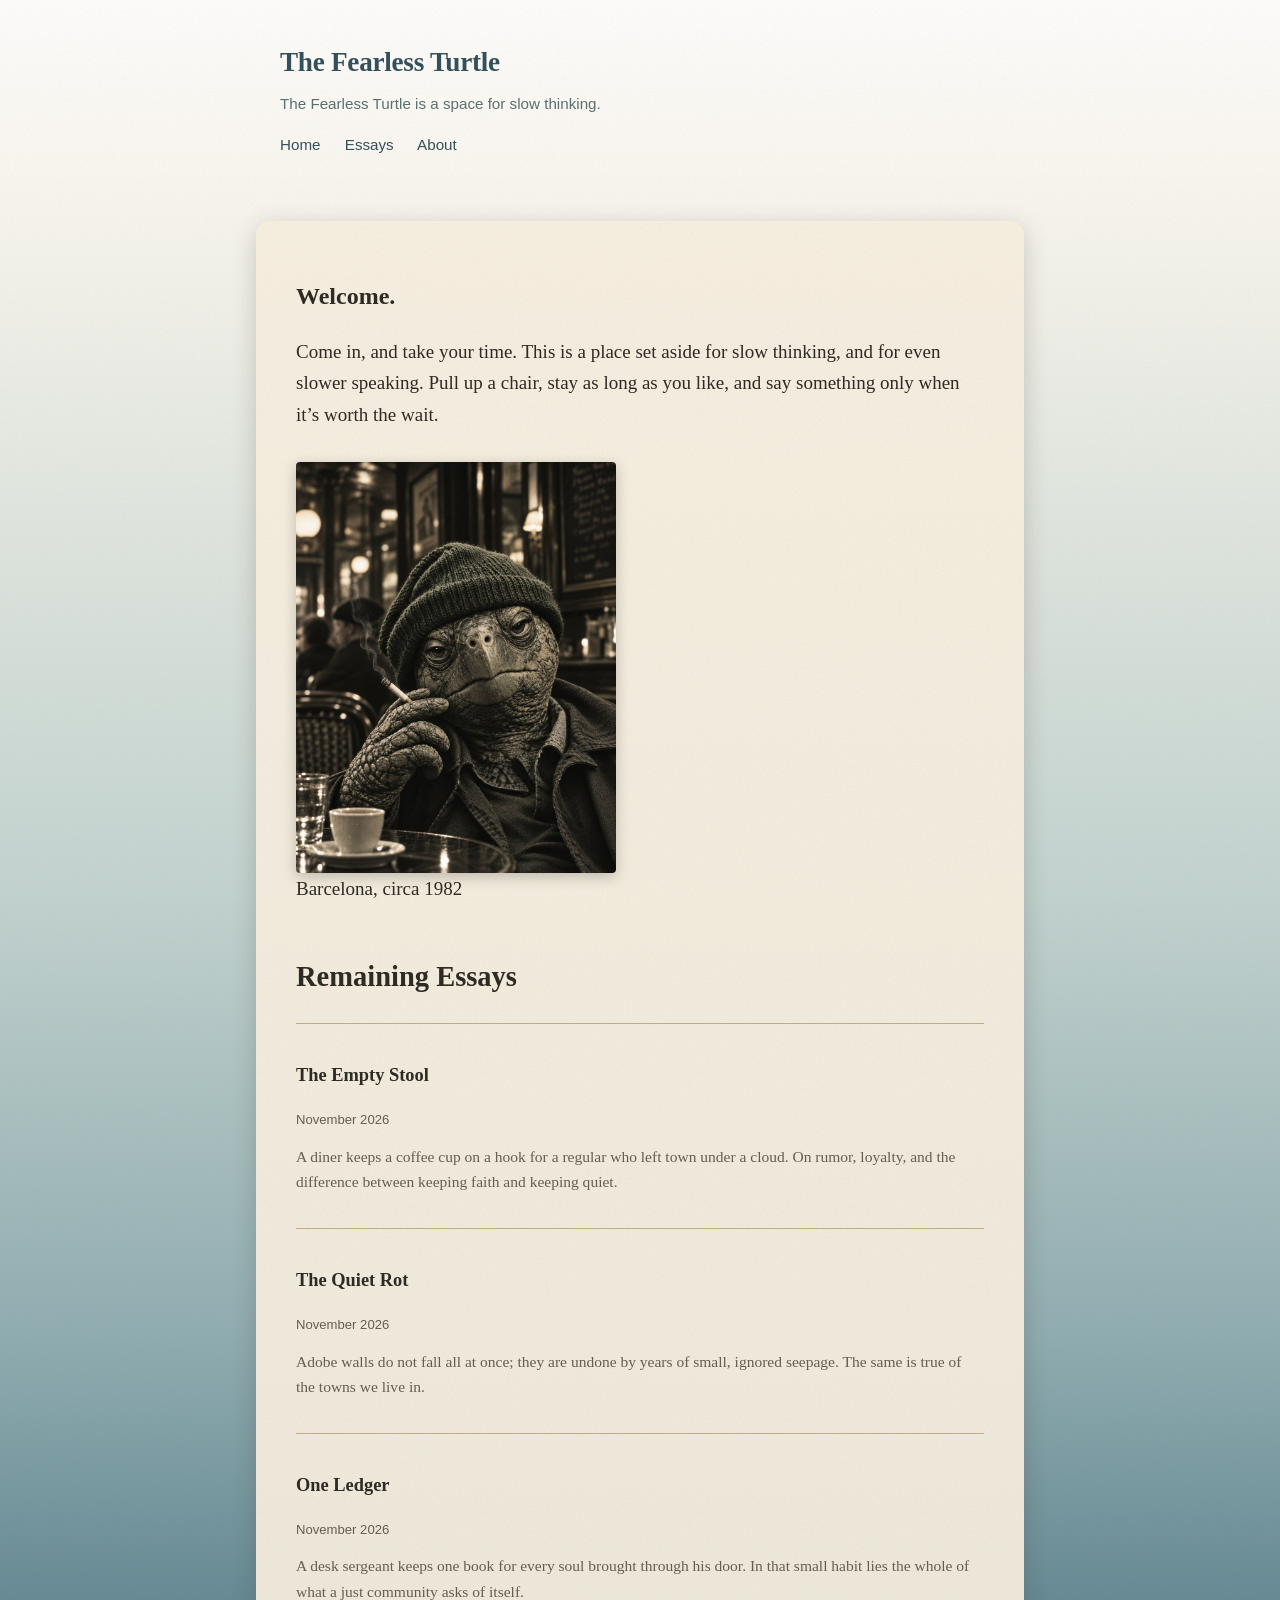
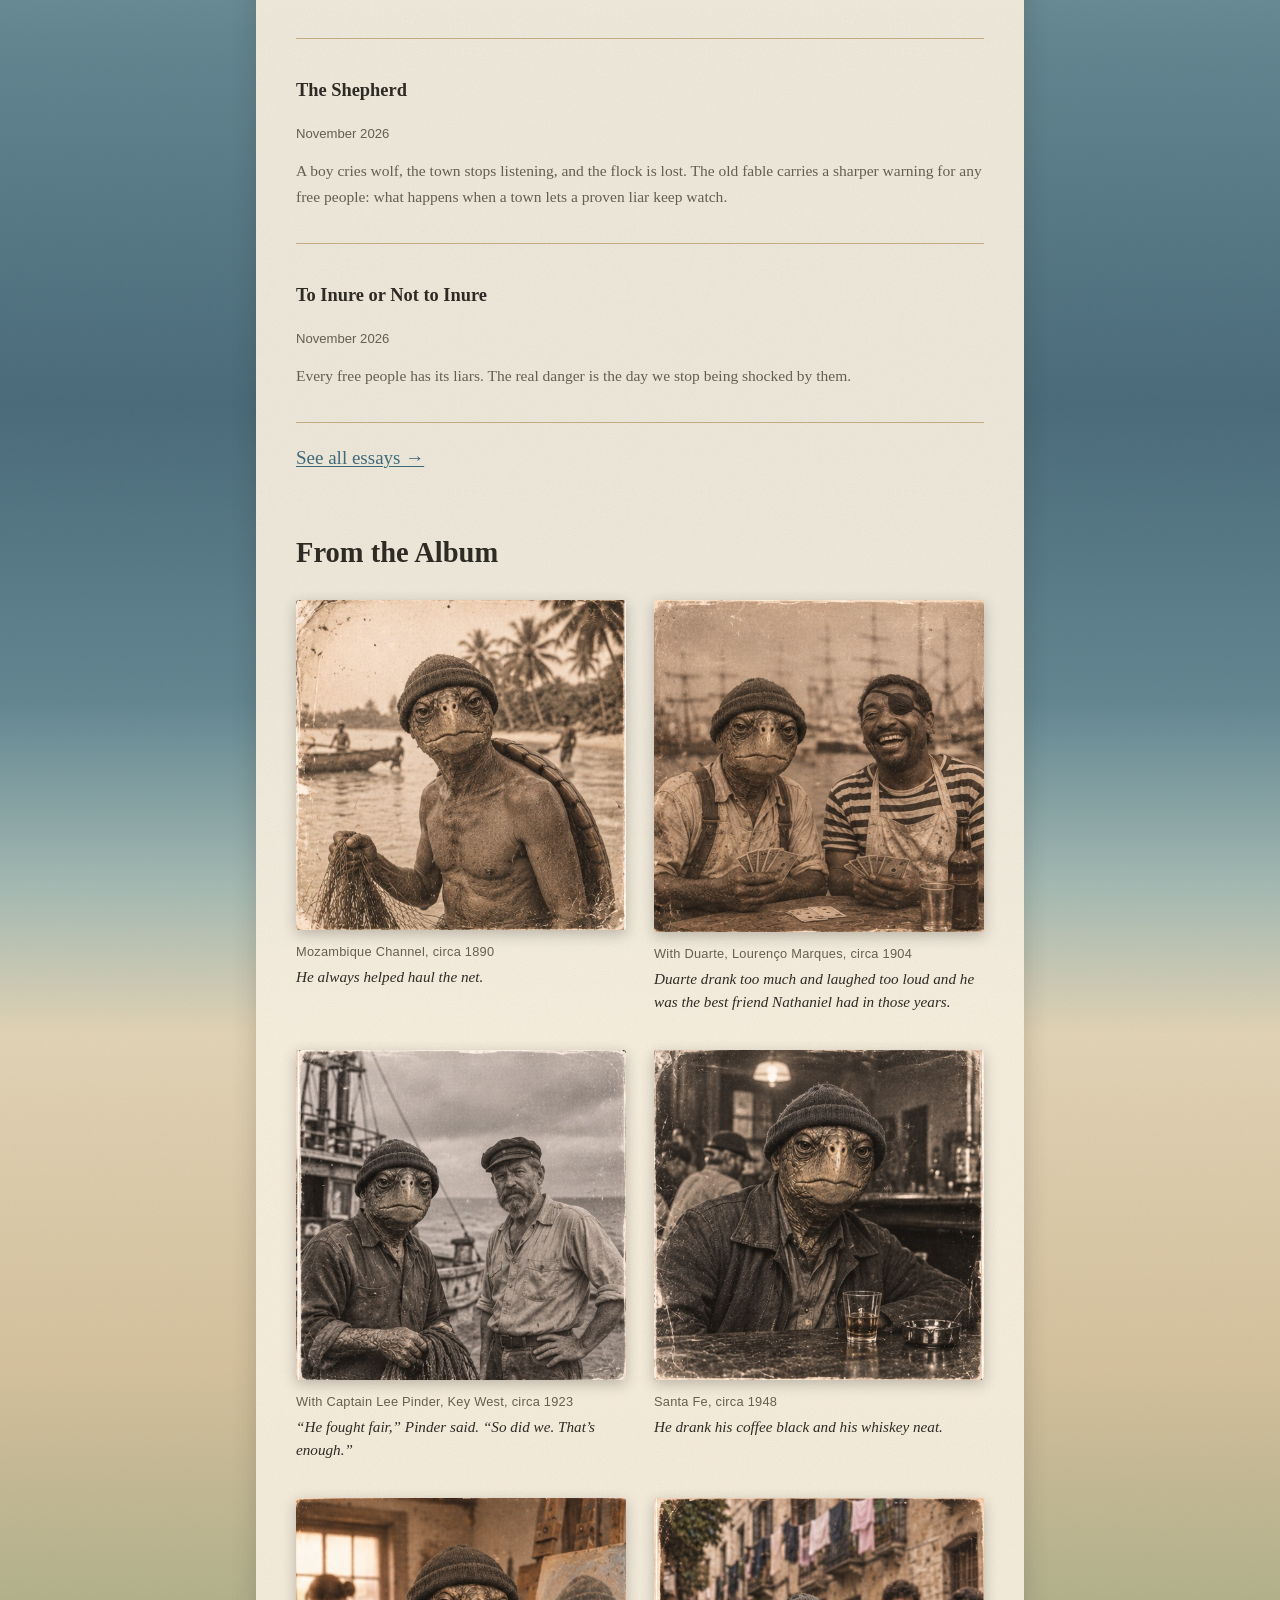
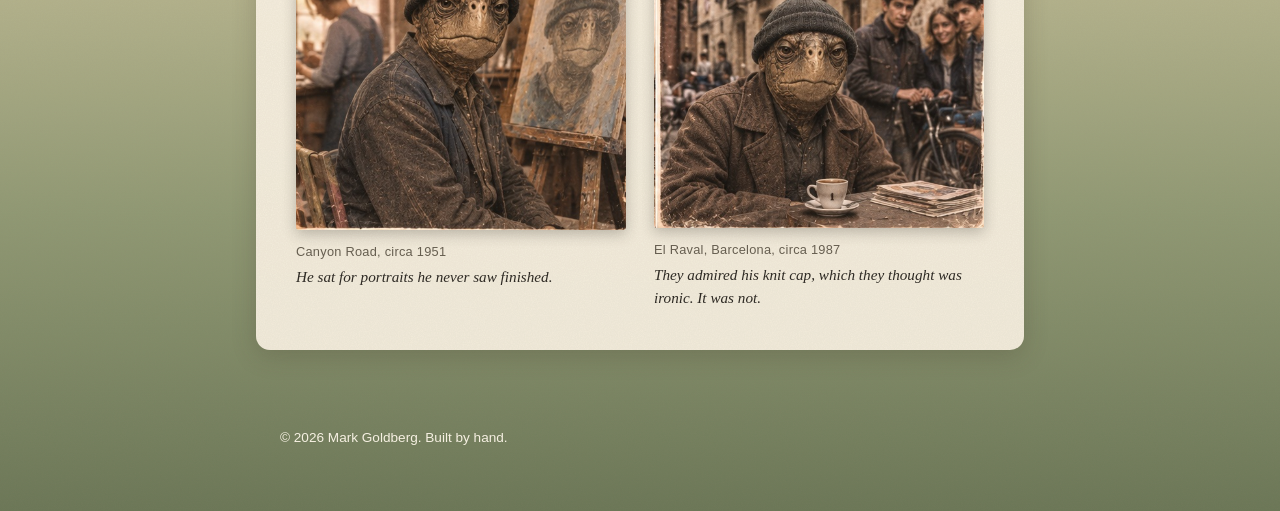
<file: index.html>
<!DOCTYPE html>
<html lang="en">
<head>
  <meta charset="UTF-8">
  <meta name="viewport" content="width=device-width, initial-scale=1.0">
  <title>The Fearless Turtle</title>
  <meta name="description" content="The Fearless Turtle is a space for slow thinking.">
  <link rel="stylesheet" href="css/style.css">
</head>
<body>

  <header class="site-header">
    <div class="wrap">
      <p class="site-title"><a href="index.html">The Fearless Turtle</a></p>
      <p class="tagline">The Fearless Turtle is a space for slow thinking.</p>
      <nav class="site-nav">
        <a href="index.html">Home</a>
        <a href="essays/index.html">Essays</a>
        <a href="about.html">About</a>
      </nav>
    </div>
  </header>

  <main class="wrap">

    <section class="intro">
      <h1>Welcome.</h1>
      <p>
        Come in, and take your time. This is a place set aside for slow thinking,
        and for even slower speaking. Pull up a chair, stay as long as you like,
        and say something only when it&rsquo;s worth the wait.
      </p>

      <figure class="portrait">
        <img src="images/nathaniel-greyback-barcelona-1923.jpg" alt="Nathaniel Greyback, seated at a café table with a cigarette and a cup of coffee">
        <figcaption>Barcelona, circa 1982</figcaption>
      </figure>
    </section>

    <section>
      <h2>Remaining Essays</h2>
      <ul class="essay-list">

        <li>
          <p class="essay-title"><a href="essays/the-empty-stool.html">The Empty Stool</a></p>
          <p class="essay-meta">November 2026</p>
          <p class="essay-excerpt">
            A diner keeps a coffee cup on a hook for a regular who left town under a cloud. On rumor, loyalty, and the difference between keeping faith and keeping quiet.
          </p>
        </li>

        <li>
          <p class="essay-title"><a href="essays/the-quiet-rot.html">The Quiet Rot</a></p>
          <p class="essay-meta">November 2026</p>
          <p class="essay-excerpt">
            Adobe walls do not fall all at once; they are undone by years of small, ignored seepage. The same is true of the towns we live in.
          </p>
        </li>

        <li>
          <p class="essay-title"><a href="essays/one-ledger.html">One Ledger</a></p>
          <p class="essay-meta">November 2026</p>
          <p class="essay-excerpt">
            A desk sergeant keeps one book for every soul brought through his door. In that small habit lies the whole of what a just community asks of itself.
          </p>
        </li>

        <li>
          <p class="essay-title"><a href="essays/the-shepherd.html">The Shepherd</a></p>
          <p class="essay-meta">November 2026</p>
          <p class="essay-excerpt">
          A boy cries wolf, the town stops listening, and the flock is lost. The old fable carries a sharper warning for any free people: what happens when a town lets a proven liar keep watch.
        </p>
        </li>

        <li>
          <p class="essay-title"><a href="essays/to-inure-or-not-to-inure.html">To Inure or Not to Inure</a></p>
          <p class="essay-meta">November 2026</p>
          <p class="essay-excerpt">
          Every free people has its liars. The real danger is the day we stop being shocked by them.
          </p>
        </li>

      </ul>
      <p><a href="essays/index.html">See all essays &rarr;</a></p>
    </section>

    <section class="album">
      <h2>From the Album</h2>
      <div class="photo-grid">
        <figure>
          <img src="images/mozambique-channel-1890.jpg" alt="Nathaniel as a young turtle, standing in a lagoon holding a fishing net, with fishermen and an outrigger canoe behind him" loading="lazy">
          <figcaption>
            <span class="photo-place">Mozambique Channel, circa 1890</span>
            <span class="photo-quote">He always helped haul the net.</span>
          </figcaption>
        </figure>

        <figure>
          <img src="images/lourenco-marques-1904.jpg" alt="Nathaniel and Duarte, a laughing one-eyed ship&rsquo;s cook, playing cards at a harbor table" loading="lazy">
          <figcaption>
            <span class="photo-place">With Duarte, Louren&ccedil;o Marques, circa 1904</span>
            <span class="photo-quote">Duarte drank too much and laughed too loud and he was the best friend Nathaniel had in those years.</span>
          </figcaption>
        </figure>

        <figure>
          <img src="images/key-west-1923.jpg" alt="Nathaniel holding a coil of line beside Captain Lee Pinder on a charter boat dock under a stormy sky" loading="lazy">
          <figcaption>
            <span class="photo-place">With Captain Lee Pinder, Key West, circa 1923</span>
            <span class="photo-quote">&ldquo;He fought fair,&rdquo; Pinder said. &ldquo;So did we. That&rsquo;s enough.&rdquo;</span>
          </figcaption>
        </figure>

        <figure>
          <img src="images/santa-fe-1948.jpg" alt="Nathaniel seated at the end of a Santa Fe bar with a glass of whiskey and an ashtray" loading="lazy">
          <figcaption>
            <span class="photo-place">Santa Fe, circa 1948</span>
            <span class="photo-quote">He drank his coffee black and his whiskey neat.</span>
          </figcaption>
        </figure>

        <figure>
          <img src="images/canyon-road-1951.jpg" alt="Nathaniel seated in a painter&rsquo;s studio beside an unfinished portrait of himself, with the painter working in the background" loading="lazy">
          <figcaption>
            <span class="photo-place">Canyon Road, circa 1951</span>
            <span class="photo-quote">He sat for portraits he never saw finished.</span>
          </figcaption>
        </figure>

        <figure>
          <img src="images/el-raval-1987.jpg" alt="Nathaniel at a Barcelona street caf&eacute; with an espresso and a stack of magazines, young people with bicycles watching behind him" loading="lazy">
          <figcaption>
            <span class="photo-place">El Raval, Barcelona, circa 1987</span>
            <span class="photo-quote">They admired his knit cap, which they thought was ironic. It was not.</span>
          </figcaption>
        </figure>
      </div>
    </section>

  </main>

  <footer class="site-footer">
    <div class="wrap">
      <p>&copy; 2026 Mark Goldberg. Built by hand.</p>
    </div>
  </footer>

</body>
</html>
</file>
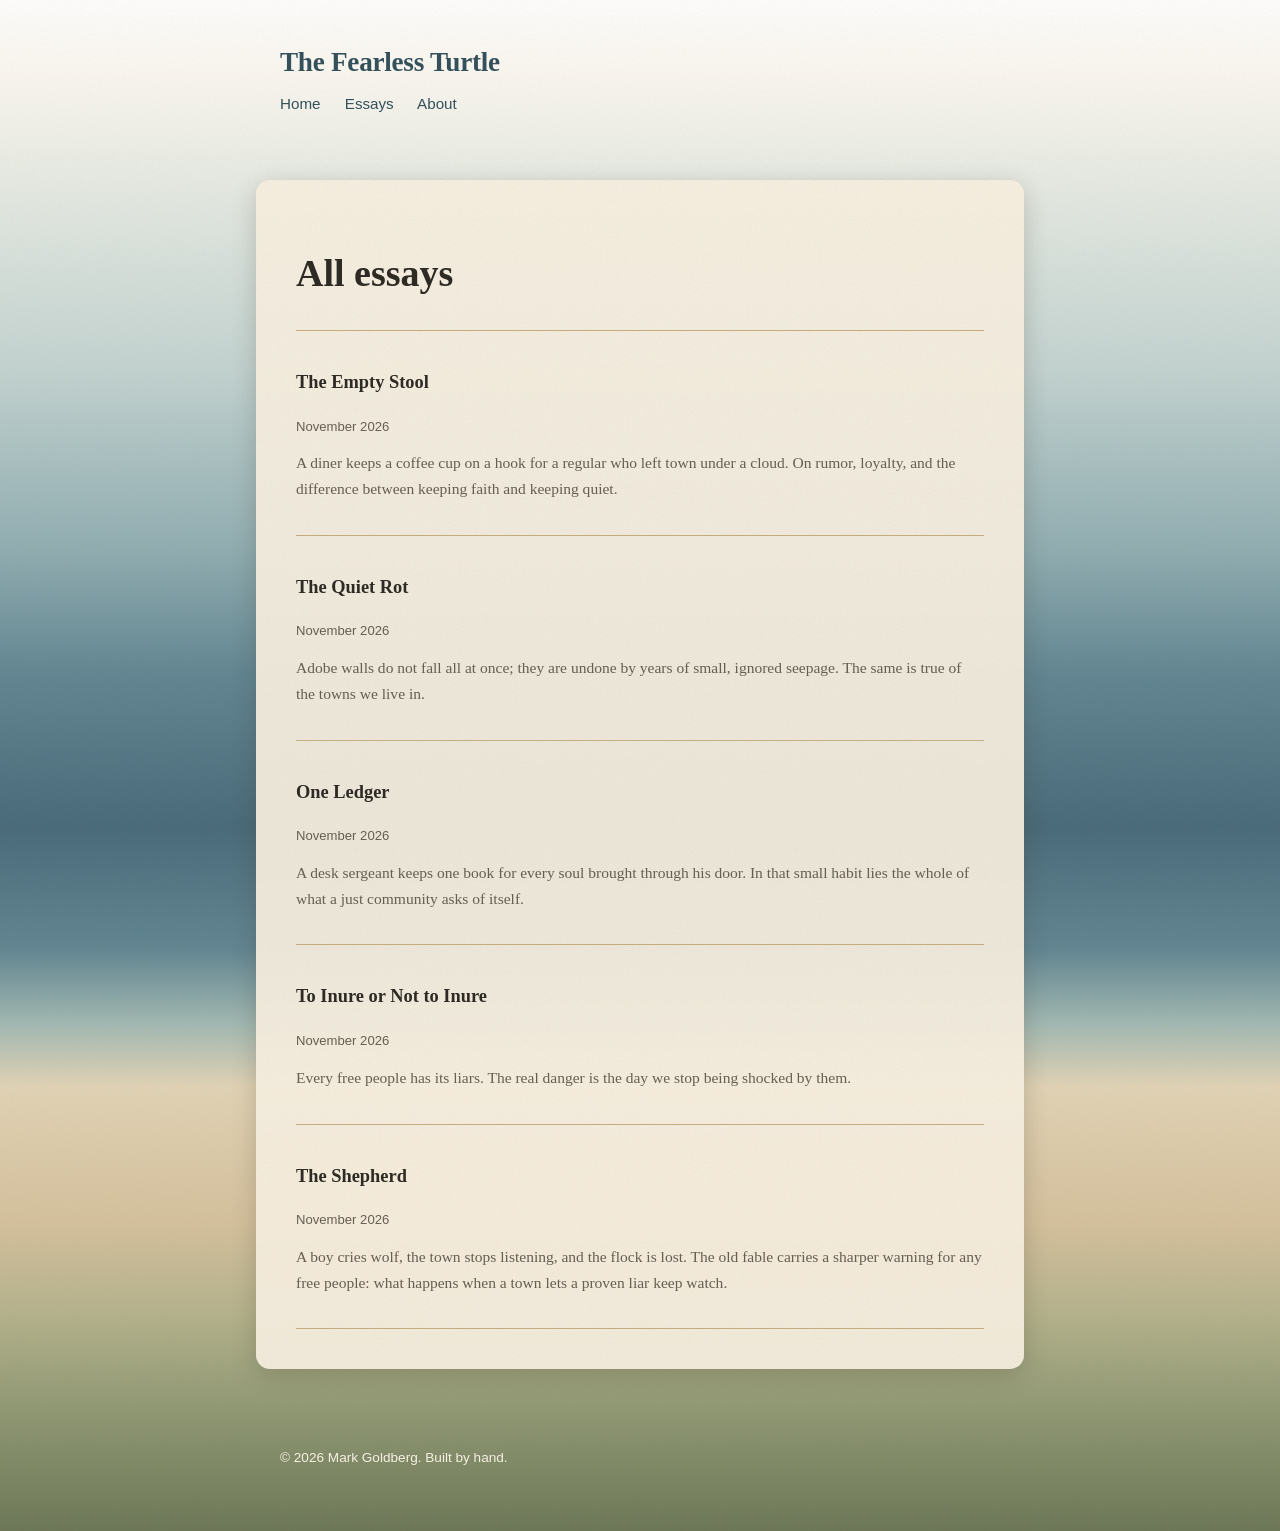
<file: essays/index.html>
<!DOCTYPE html>
<html lang="en">
<head>
  <meta charset="UTF-8">
  <meta name="viewport" content="width=device-width, initial-scale=1.0">
  <title>Essays &mdash; The Fearless Turtle</title>
  <link rel="stylesheet" href="../css/style.css">
</head>
<body>

  <header class="site-header">
    <div class="wrap">
      <p class="site-title"><a href="../index.html">The Fearless Turtle</a></p>
      <nav class="site-nav">
        <a href="../index.html">Home</a>
        <a href="index.html">Essays</a>
        <a href="../about.html">About</a>
      </nav>
    </div>
  </header>

  <main class="wrap">
    <h1>All essays</h1>

    <!--
      TESTING the location and editing....Every time you publish a new essay, copy essay-template.html
      to a new file in this folder, then add a matching <li> entry
      here (newest at the top).
    -->
    <ul class="essay-list">

      <li>
        <p class="essay-title"><a href="the-empty-stool.html">The Empty Stool</a></p>
        <p class="essay-meta">November 2026</p>
        <p class="essay-excerpt">
          A diner keeps a coffee cup on a hook for a regular who left town under a cloud. On rumor, loyalty, and the difference between keeping faith and keeping quiet.
        </p>
      </li>

      <li>
        <p class="essay-title"><a href="the-quiet-rot.html">The Quiet Rot</a></p>
        <p class="essay-meta">November 2026</p>
        <p class="essay-excerpt">
          Adobe walls do not fall all at once; they are undone by years of small, ignored seepage. The same is true of the towns we live in.
        </p>
      </li>

      <li>
        <p class="essay-title"><a href="one-ledger.html">One Ledger</a></p>
        <p class="essay-meta">November 2026</p>
        <p class="essay-excerpt">
          A desk sergeant keeps one book for every soul brought through his door. In that small habit lies the whole of what a just community asks of itself.
        </p>
      </li>

      <li>
        <p class="essay-title"><a href="to-inure-or-not-to-inure.html">To Inure or Not to Inure</a></p>
        <p class="essay-meta">November 2026</p>
        <p class="essay-excerpt">
          Every free people has its liars. The real danger is the day we stop being shocked by them.
        </p>
      </li>

      <li>
        <p class="essay-title"><a href="the-shepherd.html">The Shepherd</a></p>
        <p class="essay-meta">November 2026</p>
        <p class="essay-excerpt">
          A boy cries wolf, the town stops listening, and the flock is lost. The old fable carries a sharper warning for any free people: what happens when a town lets a proven liar keep watch.
        </p>
      </li>

    </ul>
  </main>

  <footer class="site-footer">
    <div class="wrap">
      <p>&copy; 2026 Mark Goldberg. Built by hand.</p>
    </div>
  </footer>

</body>
</html>
</file>
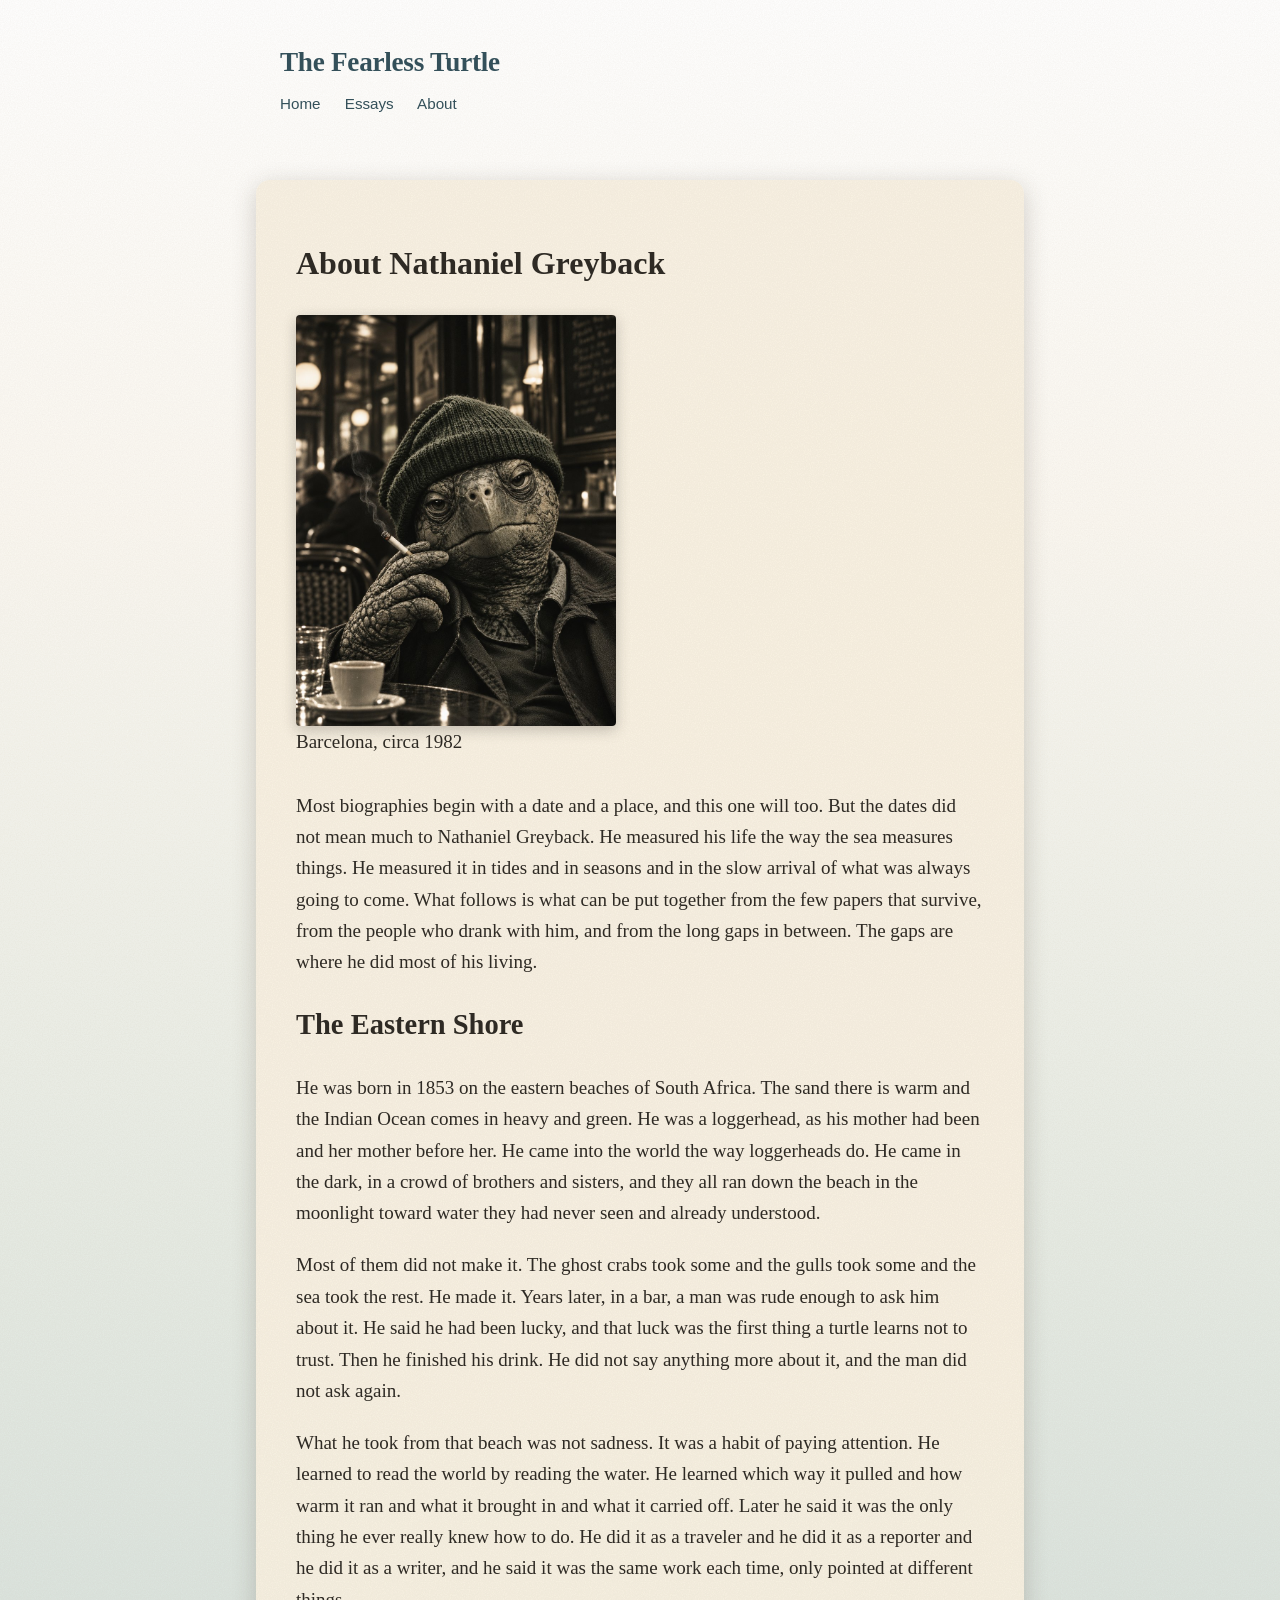
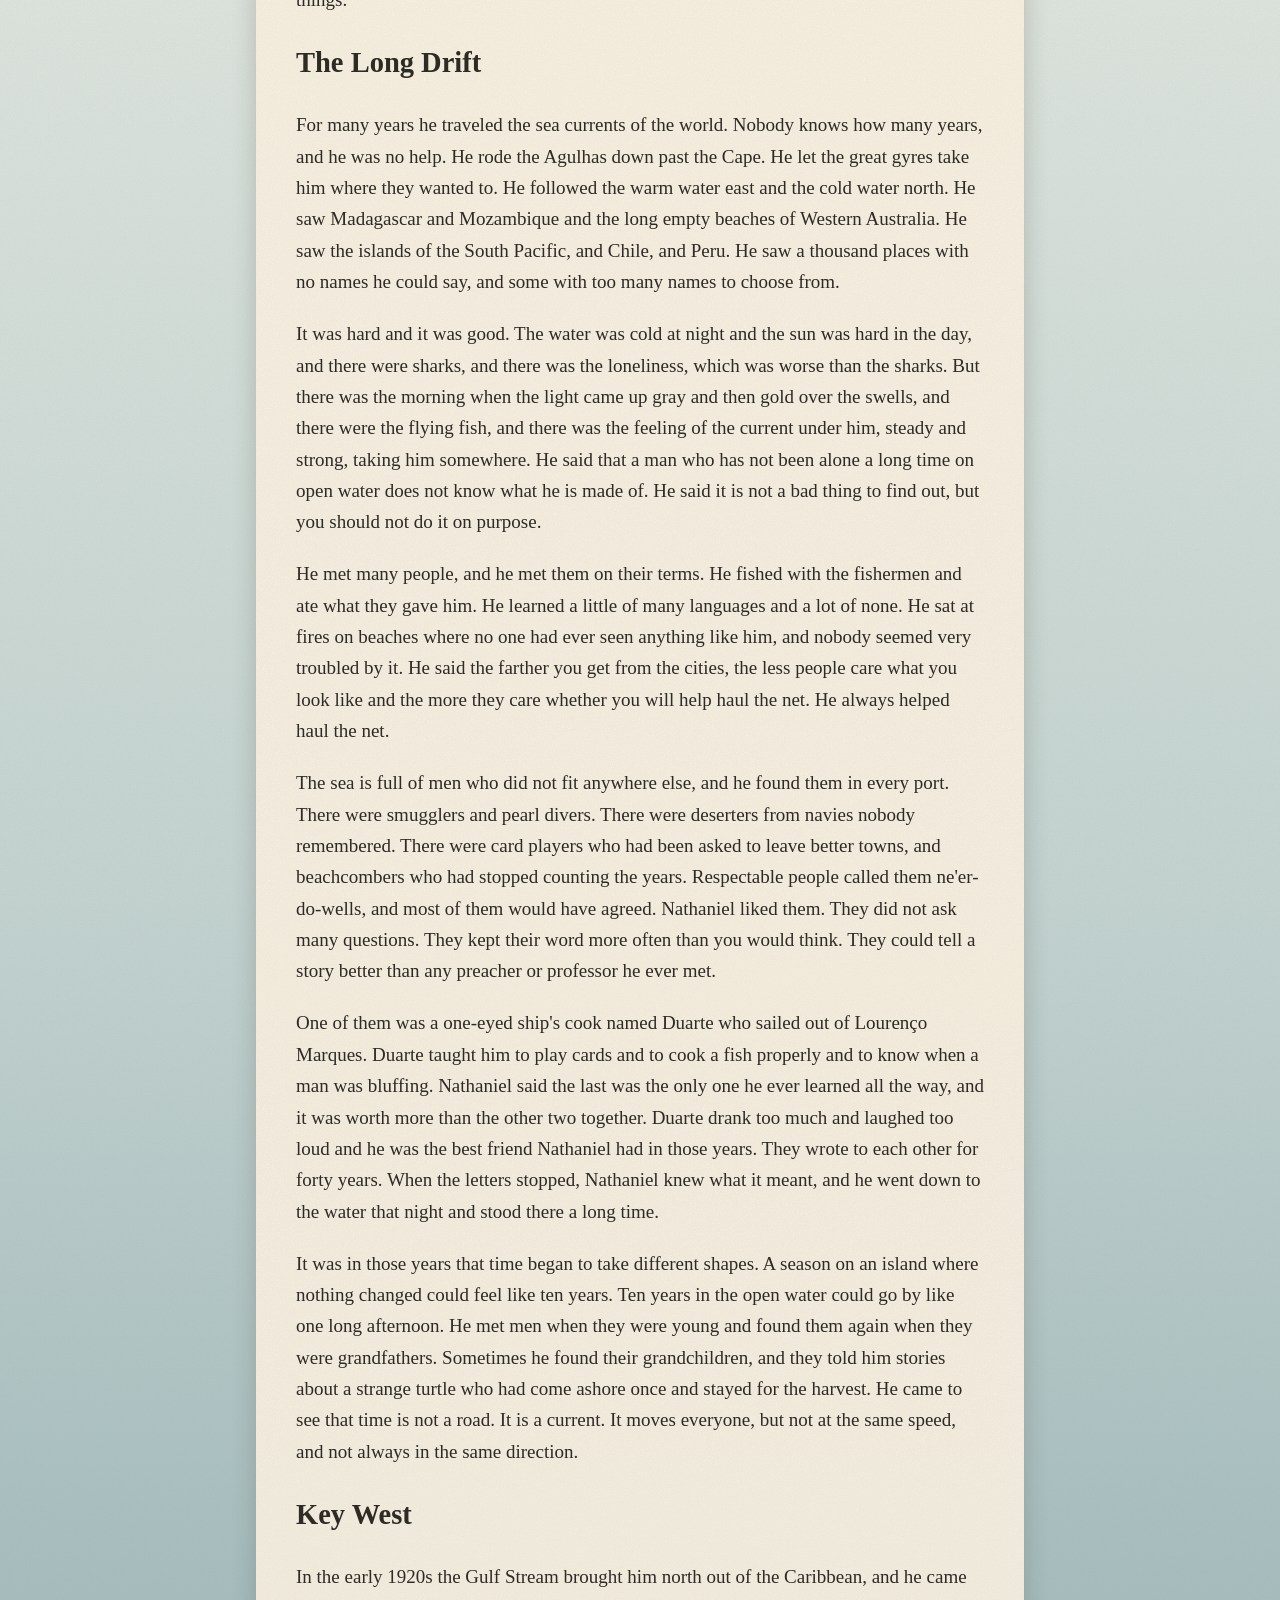
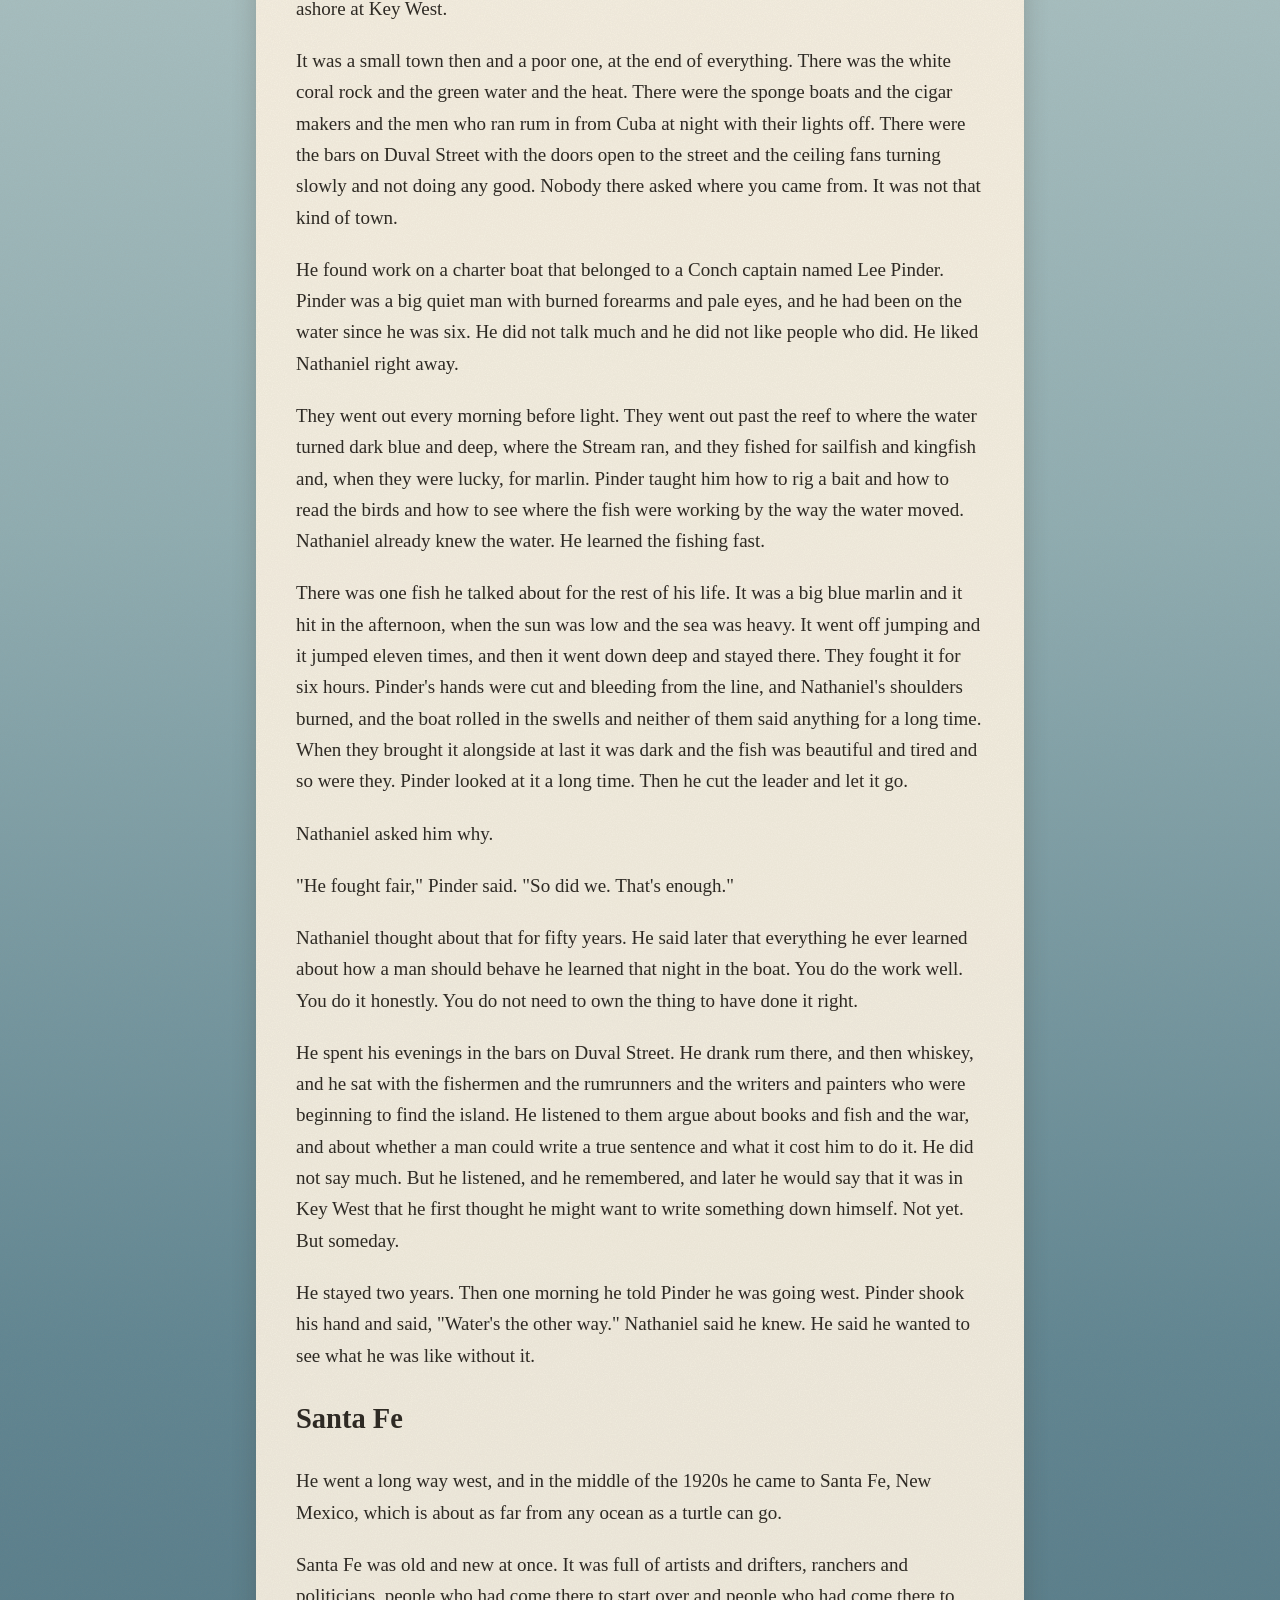
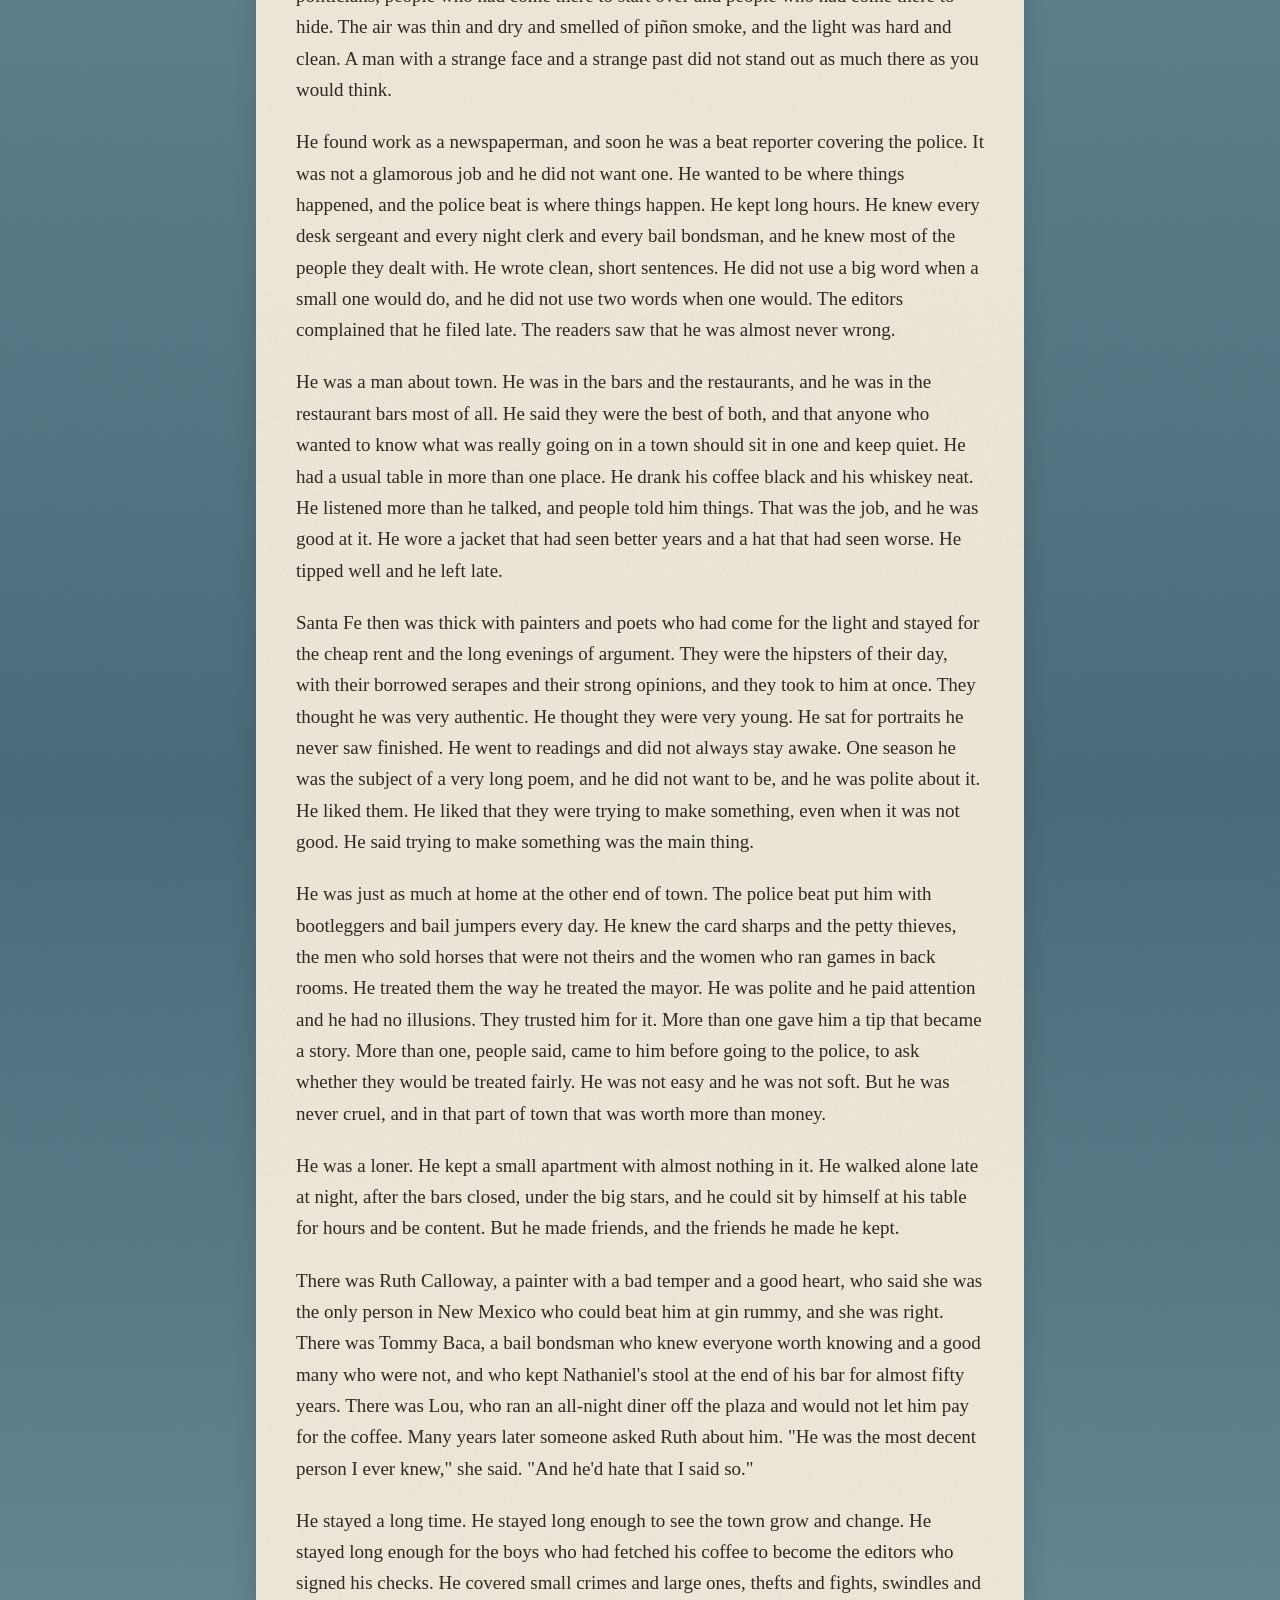
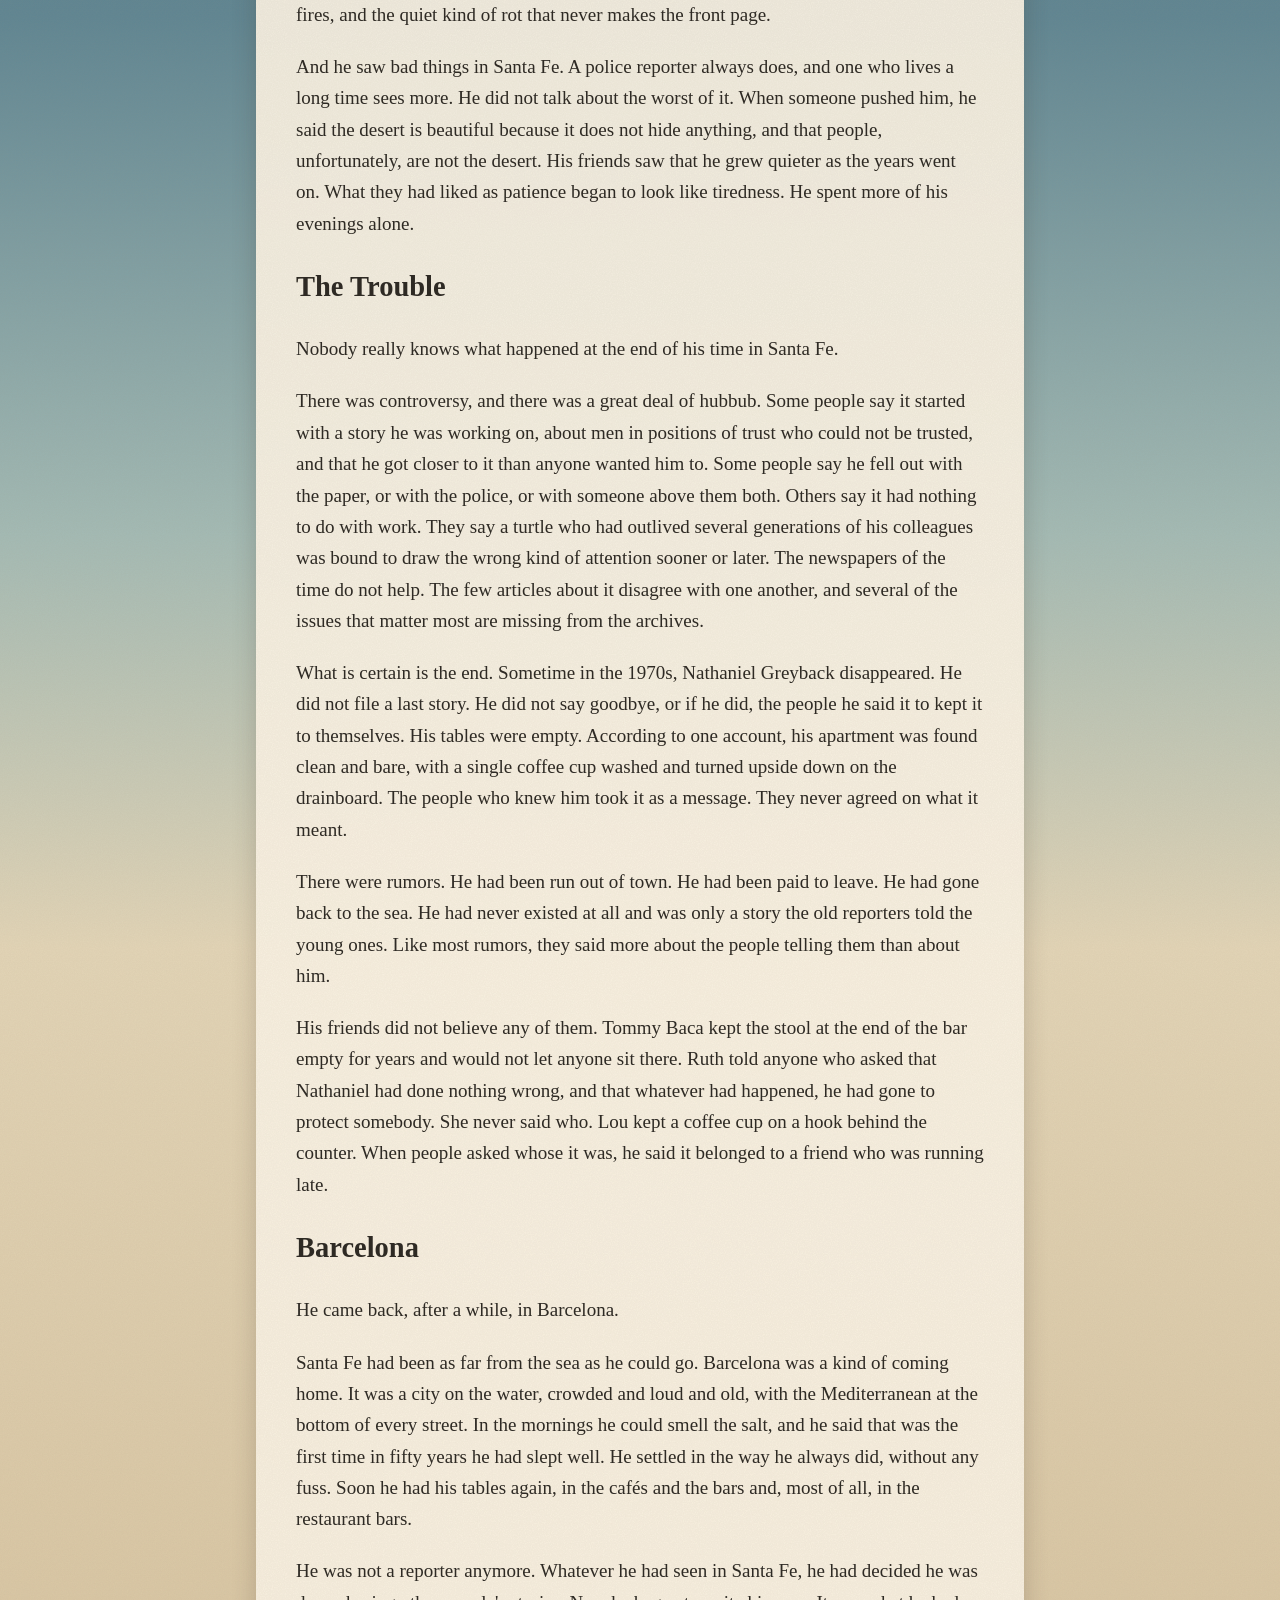
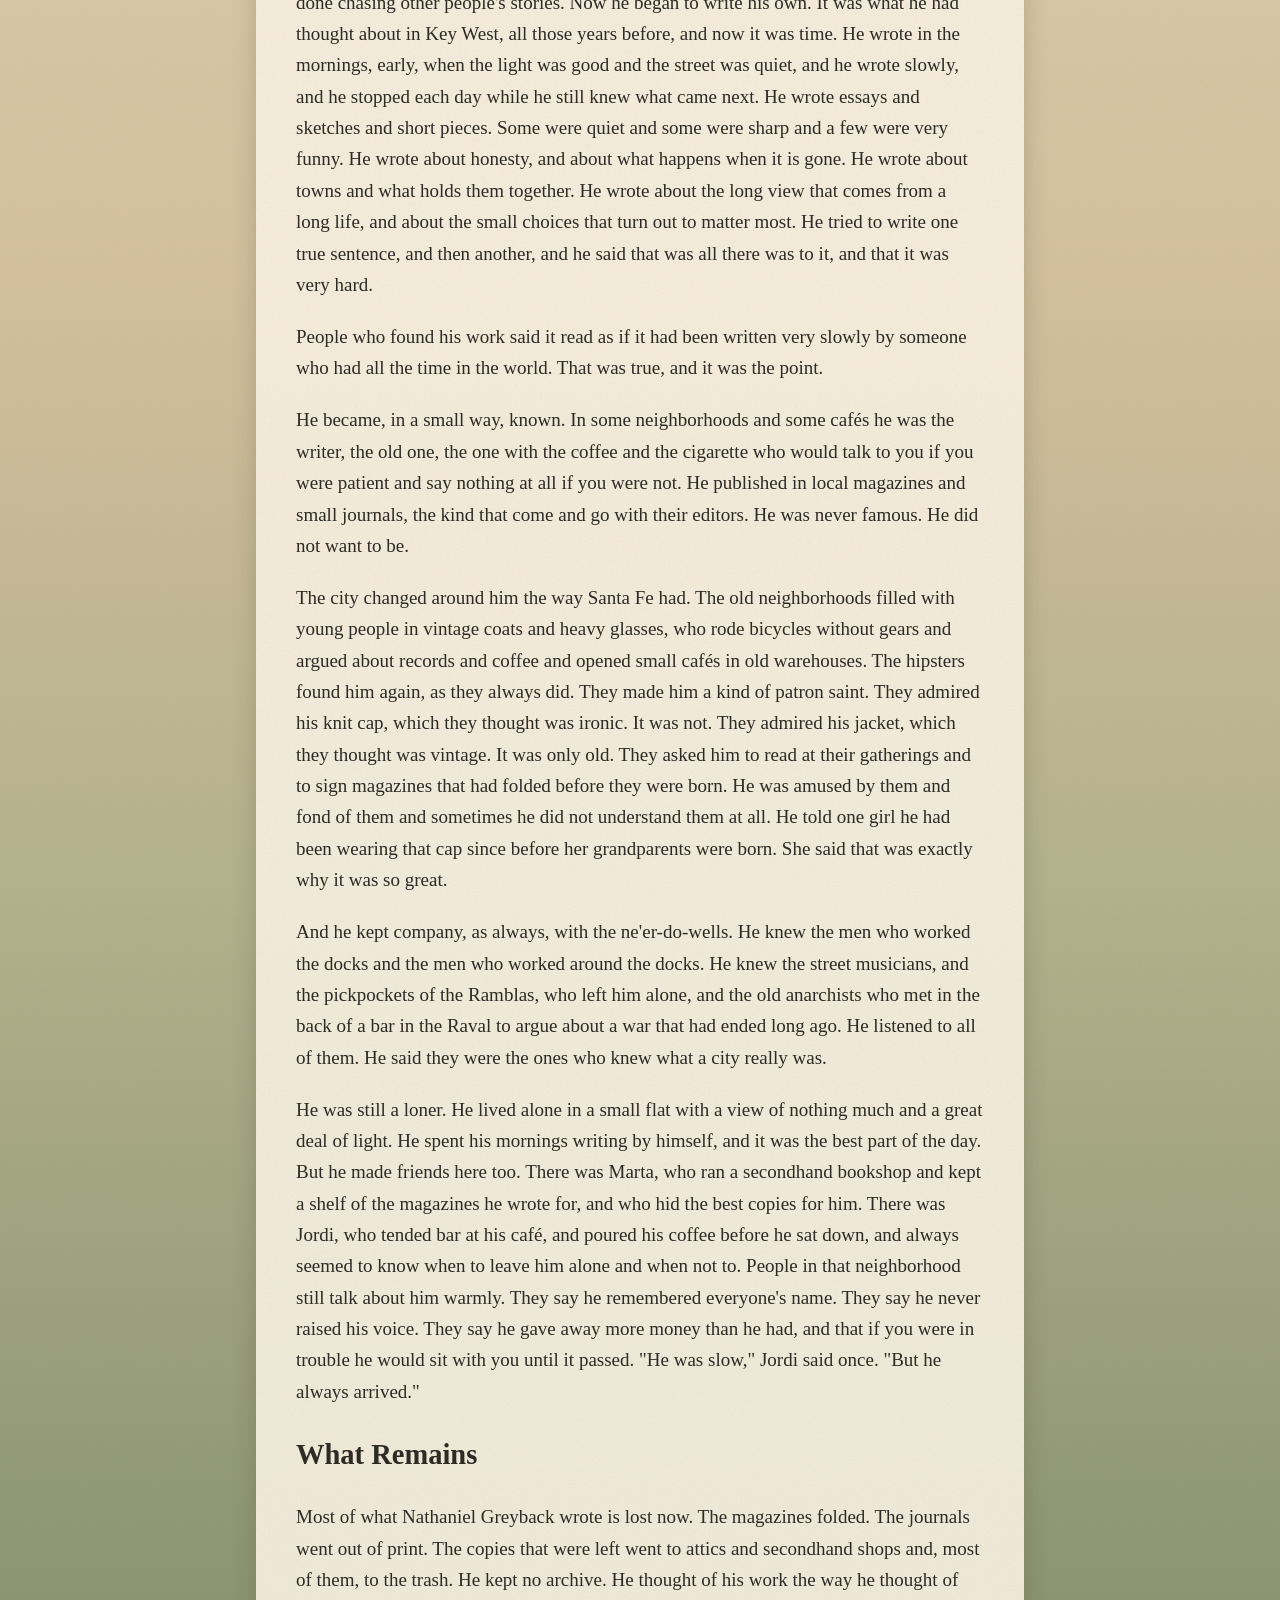
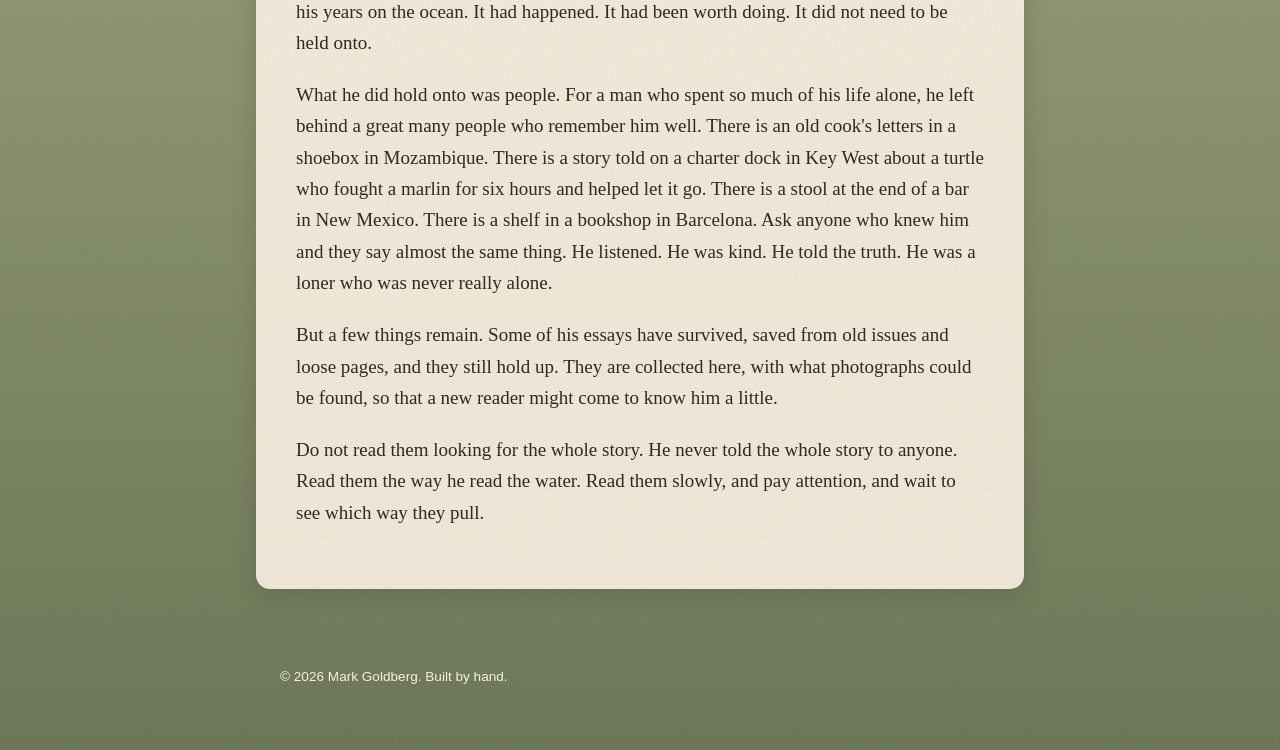
<file: about.html>
<!DOCTYPE html>
<html lang="en">
<head>
  <meta charset="UTF-8">
  <meta name="viewport" content="width=device-width, initial-scale=1.0">
  <title>About Nathaniel Greyback &mdash; The Fearless Turtle</title>
  <link rel="stylesheet" href="css/style.css">
</head>
<body>

  <header class="site-header">
    <div class="wrap">
      <p class="site-title"><a href="index.html">The Fearless Turtle</a></p>
      <nav class="site-nav">
        <a href="index.html">Home</a>
        <a href="essays/index.html">Essays</a>
        <a href="about.html">About</a>
      </nav>
    </div>
  </header>

  <main class="wrap">
    <article class="essay">
      <h1>About Nathaniel Greyback</h1>

      <figure class="portrait">
        <img src="images/nathaniel-greyback-barcelona-1923.jpg" alt="Nathaniel Greyback, seated at a café table with a cigarette and a cup of coffee">
        <figcaption>Barcelona, circa 1982</figcaption>
      </figure>

      <p>
        Most biographies begin with a date and a place, and this one will too. But the dates did not mean much to Nathaniel Greyback. He measured his life the way the sea measures things. He measured it in tides and in seasons and in the slow arrival of what was always going to come. What follows is what can be put together from the few papers that survive, from the people who drank with him, and from the long gaps in between. The gaps are where he did most of his living.
      </p>

      <h2>The Eastern Shore</h2>

      <p>
        He was born in 1853 on the eastern beaches of South Africa. The sand there is warm and the Indian Ocean comes in heavy and green. He was a loggerhead, as his mother had been and her mother before her. He came into the world the way loggerheads do. He came in the dark, in a crowd of brothers and sisters, and they all ran down the beach in the moonlight toward water they had never seen and already understood.
      </p>

      <p>
        Most of them did not make it. The ghost crabs took some and the gulls took some and the sea took the rest. He made it. Years later, in a bar, a man was rude enough to ask him about it. He said he had been lucky, and that luck was the first thing a turtle learns not to trust. Then he finished his drink. He did not say anything more about it, and the man did not ask again.
      </p>

      <p>
        What he took from that beach was not sadness. It was a habit of paying attention. He learned to read the world by reading the water. He learned which way it pulled and how warm it ran and what it brought in and what it carried off. Later he said it was the only thing he ever really knew how to do. He did it as a traveler and he did it as a reporter and he did it as a writer, and he said it was the same work each time, only pointed at different things.
      </p>

      <h2>The Long Drift</h2>

      <p>
        For many years he traveled the sea currents of the world. Nobody knows how many years, and he was no help. He rode the Agulhas down past the Cape. He let the great gyres take him where they wanted to. He followed the warm water east and the cold water north. He saw Madagascar and Mozambique and the long empty beaches of Western Australia. He saw the islands of the South Pacific, and Chile, and Peru. He saw a thousand places with no names he could say, and some with too many names to choose from.
      </p>

      <p>
        It was hard and it was good. The water was cold at night and the sun was hard in the day, and there were sharks, and there was the loneliness, which was worse than the sharks. But there was the morning when the light came up gray and then gold over the swells, and there were the flying fish, and there was the feeling of the current under him, steady and strong, taking him somewhere. He said that a man who has not been alone a long time on open water does not know what he is made of. He said it is not a bad thing to find out, but you should not do it on purpose.
      </p>

      <p>
        He met many people, and he met them on their terms. He fished with the fishermen and ate what they gave him. He learned a little of many languages and a lot of none. He sat at fires on beaches where no one had ever seen anything like him, and nobody seemed very troubled by it. He said the farther you get from the cities, the less people care what you look like and the more they care whether you will help haul the net. He always helped haul the net.
      </p>

      <p>
        The sea is full of men who did not fit anywhere else, and he found them in every port. There were smugglers and pearl divers. There were deserters from navies nobody remembered. There were card players who had been asked to leave better towns, and beachcombers who had stopped counting the years. Respectable people called them ne'er-do-wells, and most of them would have agreed. Nathaniel liked them. They did not ask many questions. They kept their word more often than you would think. They could tell a story better than any preacher or professor he ever met.
      </p>

      <p>
        One of them was a one-eyed ship's cook named Duarte who sailed out of Lourenço Marques. Duarte taught him to play cards and to cook a fish properly and to know when a man was bluffing. Nathaniel said the last was the only one he ever learned all the way, and it was worth more than the other two together. Duarte drank too much and laughed too loud and he was the best friend Nathaniel had in those years. They wrote to each other for forty years. When the letters stopped, Nathaniel knew what it meant, and he went down to the water that night and stood there a long time.
      </p>

      <p>
        It was in those years that time began to take different shapes. A season on an island where nothing changed could feel like ten years. Ten years in the open water could go by like one long afternoon. He met men when they were young and found them again when they were grandfathers. Sometimes he found their grandchildren, and they told him stories about a strange turtle who had come ashore once and stayed for the harvest. He came to see that time is not a road. It is a current. It moves everyone, but not at the same speed, and not always in the same direction.
      </p>

      <h2>Key West</h2>

      <p>
        In the early 1920s the Gulf Stream brought him north out of the Caribbean, and he came ashore at Key West.
      </p>

      <p>
        It was a small town then and a poor one, at the end of everything. There was the white coral rock and the green water and the heat. There were the sponge boats and the cigar makers and the men who ran rum in from Cuba at night with their lights off. There were the bars on Duval Street with the doors open to the street and the ceiling fans turning slowly and not doing any good. Nobody there asked where you came from. It was not that kind of town.
      </p>

      <p>
        He found work on a charter boat that belonged to a Conch captain named Lee Pinder. Pinder was a big quiet man with burned forearms and pale eyes, and he had been on the water since he was six. He did not talk much and he did not like people who did. He liked Nathaniel right away.
      </p>

      <p>
        They went out every morning before light. They went out past the reef to where the water turned dark blue and deep, where the Stream ran, and they fished for sailfish and kingfish and, when they were lucky, for marlin. Pinder taught him how to rig a bait and how to read the birds and how to see where the fish were working by the way the water moved. Nathaniel already knew the water. He learned the fishing fast.
      </p>

      <p>
        There was one fish he talked about for the rest of his life. It was a big blue marlin and it hit in the afternoon, when the sun was low and the sea was heavy. It went off jumping and it jumped eleven times, and then it went down deep and stayed there. They fought it for six hours. Pinder's hands were cut and bleeding from the line, and Nathaniel's shoulders burned, and the boat rolled in the swells and neither of them said anything for a long time. When they brought it alongside at last it was dark and the fish was beautiful and tired and so were they. Pinder looked at it a long time. Then he cut the leader and let it go.
      </p>

      <p>
        Nathaniel asked him why.
      </p>

      <p>
        "He fought fair," Pinder said. "So did we. That's enough."
      </p>

      <p>
        Nathaniel thought about that for fifty years. He said later that everything he ever learned about how a man should behave he learned that night in the boat. You do the work well. You do it honestly. You do not need to own the thing to have done it right.
      </p>

      <p>
        He spent his evenings in the bars on Duval Street. He drank rum there, and then whiskey, and he sat with the fishermen and the rumrunners and the writers and painters who were beginning to find the island. He listened to them argue about books and fish and the war, and about whether a man could write a true sentence and what it cost him to do it. He did not say much. But he listened, and he remembered, and later he would say that it was in Key West that he first thought he might want to write something down himself. Not yet. But someday.
      </p>

      <p>
        He stayed two years. Then one morning he told Pinder he was going west. Pinder shook his hand and said, "Water's the other way." Nathaniel said he knew. He said he wanted to see what he was like without it.
      </p>

      <h2>Santa Fe</h2>

      <p>
        He went a long way west, and in the middle of the 1920s he came to Santa Fe, New Mexico, which is about as far from any ocean as a turtle can go.
      </p>

      <p>
        Santa Fe was old and new at once. It was full of artists and drifters, ranchers and politicians, people who had come there to start over and people who had come there to hide. The air was thin and dry and smelled of piñon smoke, and the light was hard and clean. A man with a strange face and a strange past did not stand out as much there as you would think.
      </p>

      <p>
        He found work as a newspaperman, and soon he was a beat reporter covering the police. It was not a glamorous job and he did not want one. He wanted to be where things happened, and the police beat is where things happen. He kept long hours. He knew every desk sergeant and every night clerk and every bail bondsman, and he knew most of the people they dealt with. He wrote clean, short sentences. He did not use a big word when a small one would do, and he did not use two words when one would. The editors complained that he filed late. The readers saw that he was almost never wrong.
      </p>

      <p>
        He was a man about town. He was in the bars and the restaurants, and he was in the restaurant bars most of all. He said they were the best of both, and that anyone who wanted to know what was really going on in a town should sit in one and keep quiet. He had a usual table in more than one place. He drank his coffee black and his whiskey neat. He listened more than he talked, and people told him things. That was the job, and he was good at it. He wore a jacket that had seen better years and a hat that had seen worse. He tipped well and he left late.
      </p>

      <p>
        Santa Fe then was thick with painters and poets who had come for the light and stayed for the cheap rent and the long evenings of argument. They were the hipsters of their day, with their borrowed serapes and their strong opinions, and they took to him at once. They thought he was very authentic. He thought they were very young. He sat for portraits he never saw finished. He went to readings and did not always stay awake. One season he was the subject of a very long poem, and he did not want to be, and he was polite about it. He liked them. He liked that they were trying to make something, even when it was not good. He said trying to make something was the main thing.
      </p>

      <p>
        He was just as much at home at the other end of town. The police beat put him with bootleggers and bail jumpers every day. He knew the card sharps and the petty thieves, the men who sold horses that were not theirs and the women who ran games in back rooms. He treated them the way he treated the mayor. He was polite and he paid attention and he had no illusions. They trusted him for it. More than one gave him a tip that became a story. More than one, people said, came to him before going to the police, to ask whether they would be treated fairly. He was not easy and he was not soft. But he was never cruel, and in that part of town that was worth more than money.
      </p>

      <p>
        He was a loner. He kept a small apartment with almost nothing in it. He walked alone late at night, after the bars closed, under the big stars, and he could sit by himself at his table for hours and be content. But he made friends, and the friends he made he kept.
      </p>

      <p>
        There was Ruth Calloway, a painter with a bad temper and a good heart, who said she was the only person in New Mexico who could beat him at gin rummy, and she was right. There was Tommy Baca, a bail bondsman who knew everyone worth knowing and a good many who were not, and who kept Nathaniel's stool at the end of his bar for almost fifty years. There was Lou, who ran an all-night diner off the plaza and would not let him pay for the coffee. Many years later someone asked Ruth about him. "He was the most decent person I ever knew," she said. "And he'd hate that I said so."
      </p>

      <p>
        He stayed a long time. He stayed long enough to see the town grow and change. He stayed long enough for the boys who had fetched his coffee to become the editors who signed his checks. He covered small crimes and large ones, thefts and fights, swindles and fires, and the quiet kind of rot that never makes the front page.
      </p>

      <p>
        And he saw bad things in Santa Fe. A police reporter always does, and one who lives a long time sees more. He did not talk about the worst of it. When someone pushed him, he said the desert is beautiful because it does not hide anything, and that people, unfortunately, are not the desert. His friends saw that he grew quieter as the years went on. What they had liked as patience began to look like tiredness. He spent more of his evenings alone.
      </p>

      <h2>The Trouble</h2>

      <p>
        Nobody really knows what happened at the end of his time in Santa Fe.
      </p>

      <p>
        There was controversy, and there was a great deal of hubbub. Some people say it started with a story he was working on, about men in positions of trust who could not be trusted, and that he got closer to it than anyone wanted him to. Some people say he fell out with the paper, or with the police, or with someone above them both. Others say it had nothing to do with work. They say a turtle who had outlived several generations of his colleagues was bound to draw the wrong kind of attention sooner or later. The newspapers of the time do not help. The few articles about it disagree with one another, and several of the issues that matter most are missing from the archives.
      </p>

      <p>
        What is certain is the end. Sometime in the 1970s, Nathaniel Greyback disappeared. He did not file a last story. He did not say goodbye, or if he did, the people he said it to kept it to themselves. His tables were empty. According to one account, his apartment was found clean and bare, with a single coffee cup washed and turned upside down on the drainboard. The people who knew him took it as a message. They never agreed on what it meant.
      </p>

      <p>
        There were rumors. He had been run out of town. He had been paid to leave. He had gone back to the sea. He had never existed at all and was only a story the old reporters told the young ones. Like most rumors, they said more about the people telling them than about him.
      </p>

      <p>
        His friends did not believe any of them. Tommy Baca kept the stool at the end of the bar empty for years and would not let anyone sit there. Ruth told anyone who asked that Nathaniel had done nothing wrong, and that whatever had happened, he had gone to protect somebody. She never said who. Lou kept a coffee cup on a hook behind the counter. When people asked whose it was, he said it belonged to a friend who was running late.
      </p>

      <h2>Barcelona</h2>

      <p>
        He came back, after a while, in Barcelona.
      </p>

      <p>
        Santa Fe had been as far from the sea as he could go. Barcelona was a kind of coming home. It was a city on the water, crowded and loud and old, with the Mediterranean at the bottom of every street. In the mornings he could smell the salt, and he said that was the first time in fifty years he had slept well. He settled in the way he always did, without any fuss. Soon he had his tables again, in the cafés and the bars and, most of all, in the restaurant bars.
      </p>

      <p>
        He was not a reporter anymore. Whatever he had seen in Santa Fe, he had decided he was done chasing other people's stories. Now he began to write his own. It was what he had thought about in Key West, all those years before, and now it was time. He wrote in the mornings, early, when the light was good and the street was quiet, and he wrote slowly, and he stopped each day while he still knew what came next. He wrote essays and sketches and short pieces. Some were quiet and some were sharp and a few were very funny. He wrote about honesty, and about what happens when it is gone. He wrote about towns and what holds them together. He wrote about the long view that comes from a long life, and about the small choices that turn out to matter most. He tried to write one true sentence, and then another, and he said that was all there was to it, and that it was very hard.
      </p>

      <p>
        People who found his work said it read as if it had been written very slowly by someone who had all the time in the world. That was true, and it was the point.
      </p>

      <p>
        He became, in a small way, known. In some neighborhoods and some cafés he was the writer, the old one, the one with the coffee and the cigarette who would talk to you if you were patient and say nothing at all if you were not. He published in local magazines and small journals, the kind that come and go with their editors. He was never famous. He did not want to be.
      </p>

      <p>
        The city changed around him the way Santa Fe had. The old neighborhoods filled with young people in vintage coats and heavy glasses, who rode bicycles without gears and argued about records and coffee and opened small cafés in old warehouses. The hipsters found him again, as they always did. They made him a kind of patron saint. They admired his knit cap, which they thought was ironic. It was not. They admired his jacket, which they thought was vintage. It was only old. They asked him to read at their gatherings and to sign magazines that had folded before they were born. He was amused by them and fond of them and sometimes he did not understand them at all. He told one girl he had been wearing that cap since before her grandparents were born. She said that was exactly why it was so great.
      </p>

      <p>
        And he kept company, as always, with the ne'er-do-wells. He knew the men who worked the docks and the men who worked around the docks. He knew the street musicians, and the pickpockets of the Ramblas, who left him alone, and the old anarchists who met in the back of a bar in the Raval to argue about a war that had ended long ago. He listened to all of them. He said they were the ones who knew what a city really was.
      </p>

      <p>
        He was still a loner. He lived alone in a small flat with a view of nothing much and a great deal of light. He spent his mornings writing by himself, and it was the best part of the day. But he made friends here too. There was Marta, who ran a secondhand bookshop and kept a shelf of the magazines he wrote for, and who hid the best copies for him. There was Jordi, who tended bar at his café, and poured his coffee before he sat down, and always seemed to know when to leave him alone and when not to. People in that neighborhood still talk about him warmly. They say he remembered everyone's name. They say he never raised his voice. They say he gave away more money than he had, and that if you were in trouble he would sit with you until it passed. "He was slow," Jordi said once. "But he always arrived."
      </p>

      <h2>What Remains</h2>

      <p>
        Most of what Nathaniel Greyback wrote is lost now. The magazines folded. The journals went out of print. The copies that were left went to attics and secondhand shops and, most of them, to the trash. He kept no archive. He thought of his work the way he thought of his years on the ocean. It had happened. It had been worth doing. It did not need to be held onto.
      </p>

      <p>
        What he did hold onto was people. For a man who spent so much of his life alone, he left behind a great many people who remember him well. There is an old cook's letters in a shoebox in Mozambique. There is a story told on a charter dock in Key West about a turtle who fought a marlin for six hours and helped let it go. There is a stool at the end of a bar in New Mexico. There is a shelf in a bookshop in Barcelona. Ask anyone who knew him and they say almost the same thing. He listened. He was kind. He told the truth. He was a loner who was never really alone.
      </p>

      <p>
        But a few things remain. Some of his essays have survived, saved from old issues and loose pages, and they still hold up. They are collected here, with what photographs could be found, so that a new reader might come to know him a little.
      </p>

      <p>
        Do not read them looking for the whole story. He never told the whole story to anyone. Read them the way he read the water. Read them slowly, and pay attention, and wait to see which way they pull.
      </p>

    </article>
  </main>

  <footer class="site-footer">
    <div class="wrap">
      <p>&copy; 2026 Mark Goldberg. Built by hand.</p>
    </div>
  </footer>

</body>
</html>
</file>
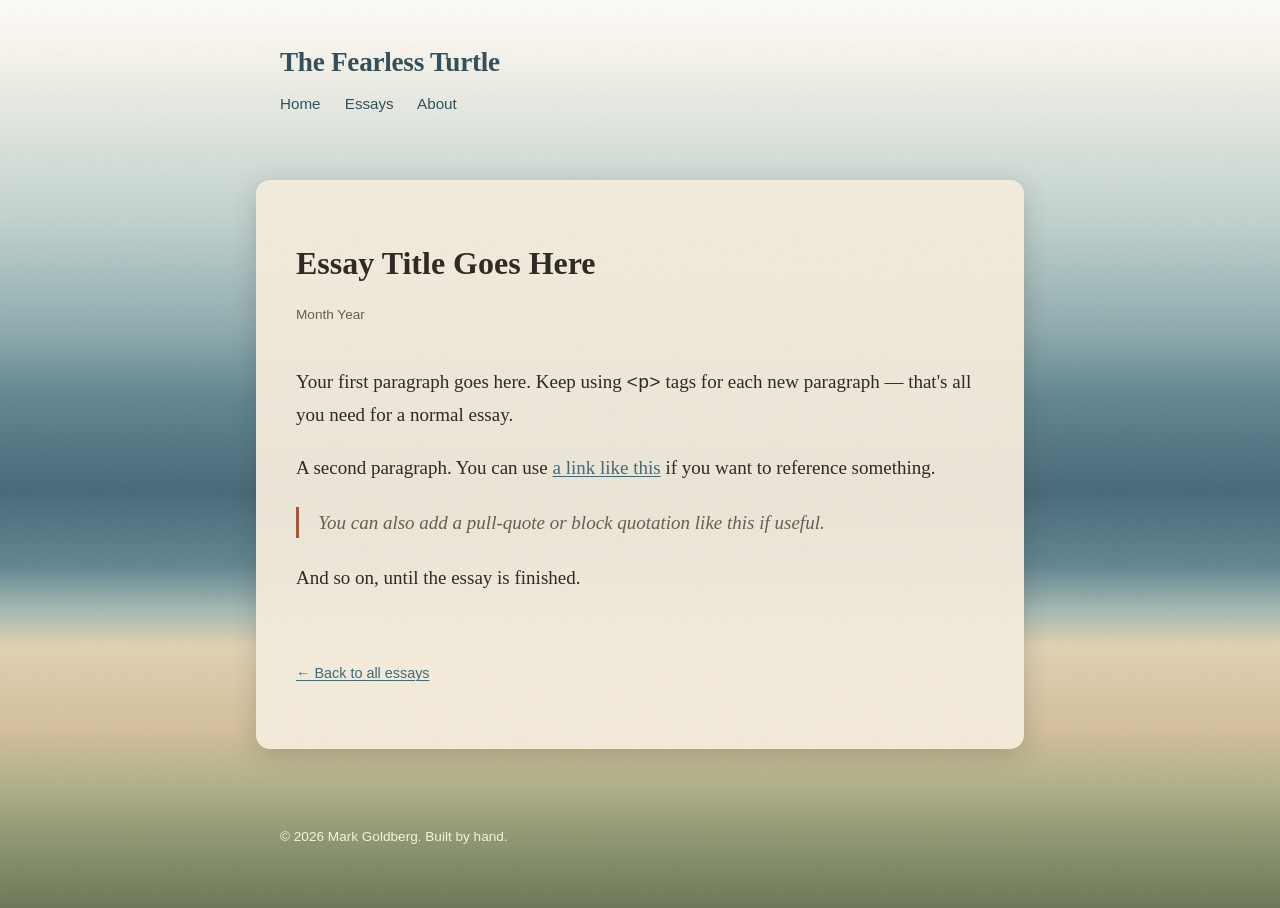
<file: essays/essay-template.html>
<!DOCTYPE html>
<html lang="en">
<head>
  <meta charset="UTF-8">
  <meta name="viewport" content="width=device-width, initial-scale=1.0">

  <!-- 1. Change the title below (shows in the browser tab and search results) -->
  <title>Essay Title Goes Here &mdash; The Fearless Turtle</title>

  <link rel="stylesheet" href="../css/style.css">
</head>
<body>

  <header class="site-header">
    <div class="wrap">
      <p class="site-title"><a href="../index.html">The Fearless Turtle</a></p>
      <nav class="site-nav">
        <a href="../index.html">Home</a>
        <a href="index.html">Essays</a>
        <a href="../about.html">About</a>
      </nav>
    </div>
  </header>

  <main class="wrap">
    <article class="essay">

      <!-- 2. Change the heading and date -->
      <h1>Essay Title Goes Here</h1>
      <p class="essay-meta">Month Year</p>

      <!-- 3. Write the essay itself as a series of paragraphs -->
      <p>
        Your first paragraph goes here. Keep using <code>&lt;p&gt;</code> tags
        for each new paragraph &mdash; that's all you need for a normal essay.
      </p>

      <p>
        A second paragraph. You can use
        <a href="https://example.com">a link like this</a> if you want to
        reference something.
      </p>

      <blockquote>
        You can also add a pull-quote or block quotation like this if useful.
      </blockquote>

      <p>
        And so on, until the essay is finished.
      </p>

      <p><a class="back-link" href="index.html">&larr; Back to all essays</a></p>

    </article>
  </main>

  <footer class="site-footer">
    <div class="wrap">
      <p>&copy; 2026 Mark Goldberg. Built by hand.</p>
    </div>
  </footer>

</body>
</html>
</file>
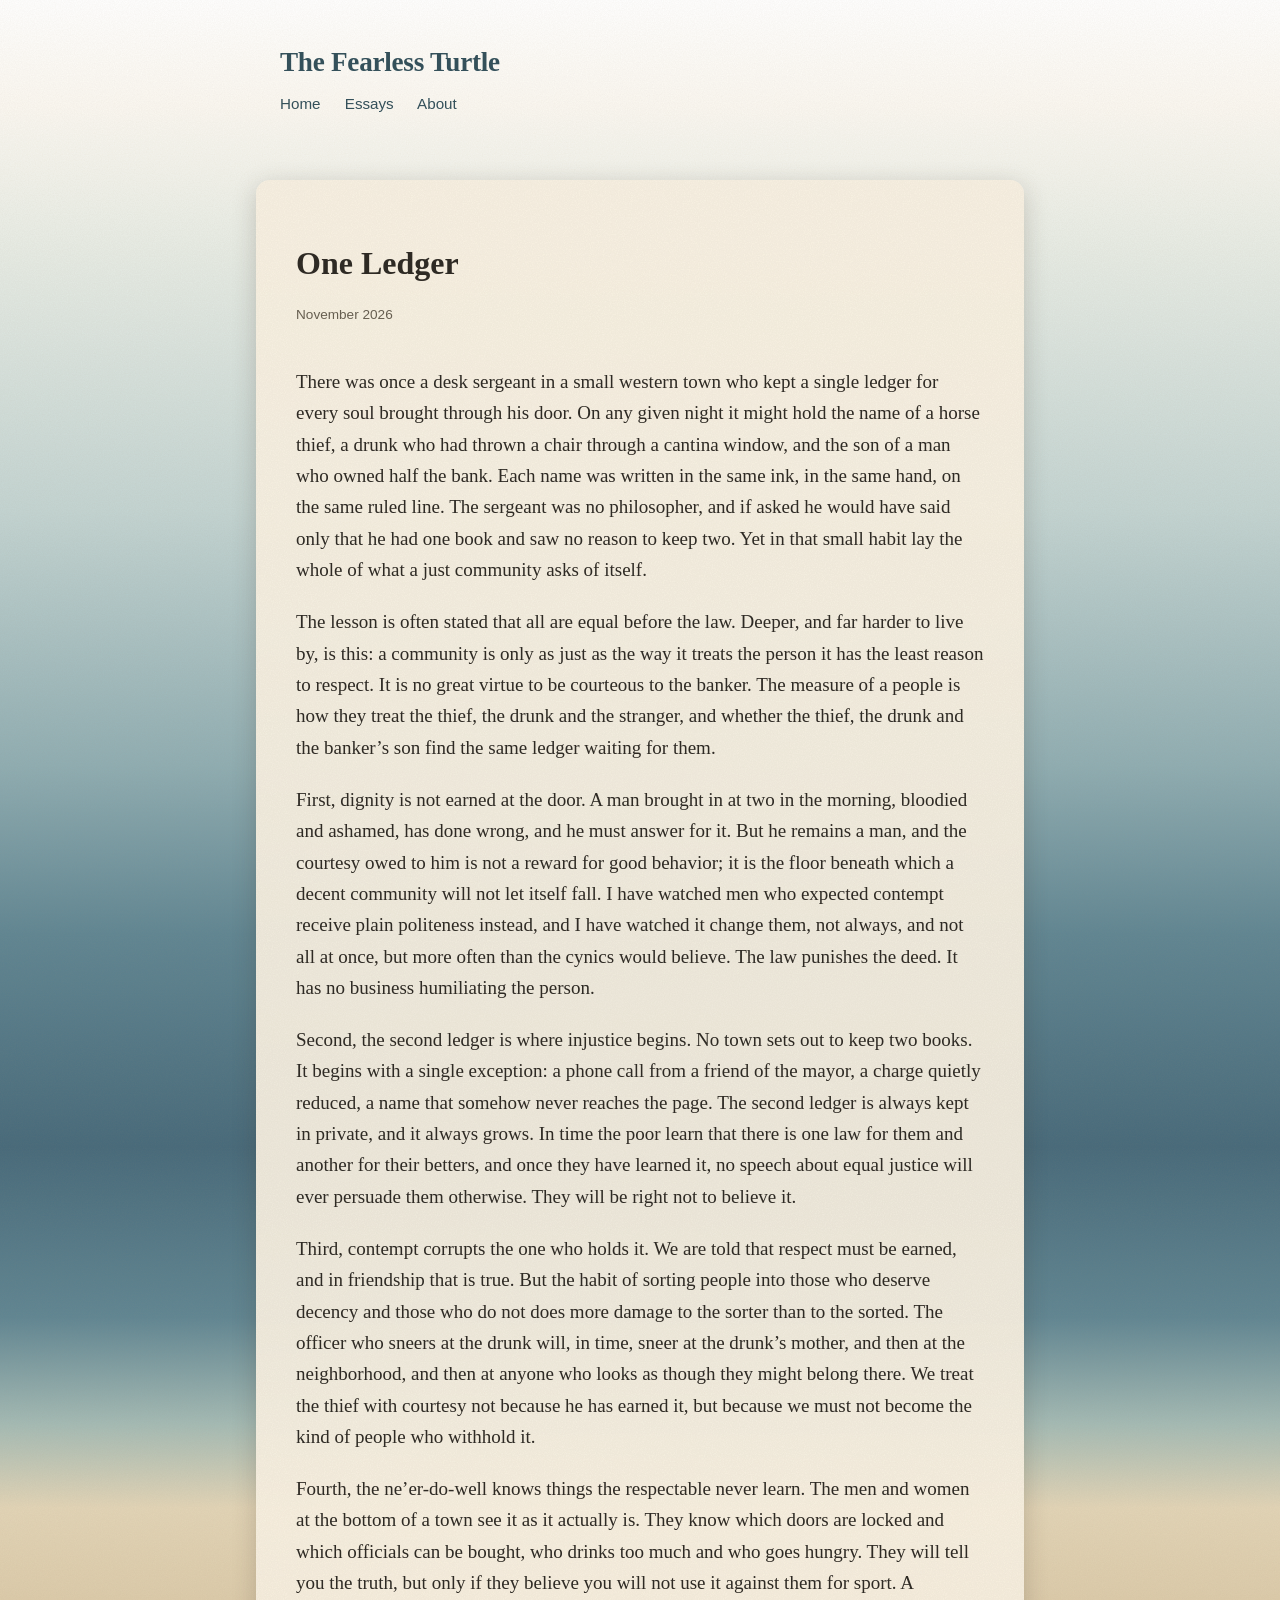
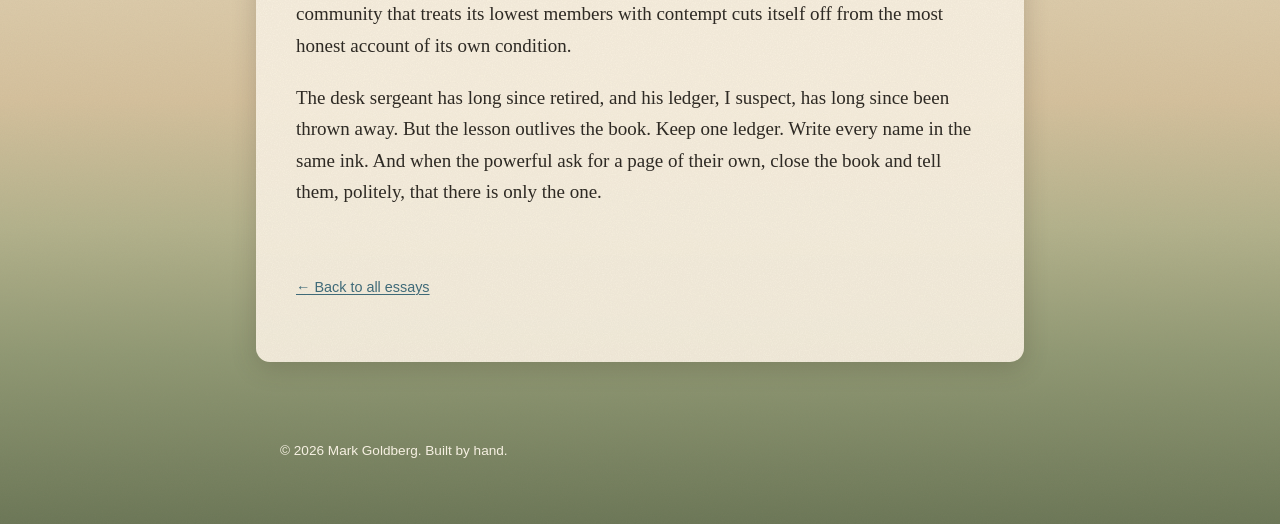
<file: essays/one-ledger.html>
<!DOCTYPE html>
<html lang="en">
<head>
  <meta charset="UTF-8">
  <meta name="viewport" content="width=device-width, initial-scale=1.0">
  <title>One Ledger &mdash; The Fearless Turtle</title>

  <link rel="stylesheet" href="../css/style.css">
</head>
<body>

  <header class="site-header">
    <div class="wrap">
      <p class="site-title"><a href="../index.html">The Fearless Turtle</a></p>
      <nav class="site-nav">
        <a href="../index.html">Home</a>
        <a href="index.html">Essays</a>
        <a href="../about.html">About</a>
      </nav>
    </div>
  </header>

  <main class="wrap">
    <article class="essay">
      <h1>One Ledger</h1>
      <p class="essay-meta">November 2026</p>

      <p>
        There was once a desk sergeant in a small western town who kept a single ledger for every soul brought through his door. On any given night it might hold the name of a horse thief, a drunk who had thrown a chair through a cantina window, and the son of a man who owned half the bank. Each name was written in the same ink, in the same hand, on the same ruled line. The sergeant was no philosopher, and if asked he would have said only that he had one book and saw no reason to keep two. Yet in that small habit lay the whole of what a just community asks of itself.
      </p>

      <p>
        The lesson is often stated that all are equal before the law. Deeper, and far harder to live by, is this: a community is only as just as the way it treats the person it has the least reason to respect. It is no great virtue to be courteous to the banker. The measure of a people is how they treat the thief, the drunk and the stranger, and whether the thief, the drunk and the banker’s son find the same ledger waiting for them.
      </p>

      <p>
        First, dignity is not earned at the door. A man brought in at two in the morning, bloodied and ashamed, has done wrong, and he must answer for it. But he remains a man, and the courtesy owed to him is not a reward for good behavior; it is the floor beneath which a decent community will not let itself fall. I have watched men who expected contempt receive plain politeness instead, and I have watched it change them, not always, and not all at once, but more often than the cynics would believe. The law punishes the deed. It has no business humiliating the person.
      </p>

      <p>
        Second, the second ledger is where injustice begins. No town sets out to keep two books. It begins with a single exception: a phone call from a friend of the mayor, a charge quietly reduced, a name that somehow never reaches the page. The second ledger is always kept in private, and it always grows. In time the poor learn that there is one law for them and another for their betters, and once they have learned it, no speech about equal justice will ever persuade them otherwise. They will be right not to believe it.
      </p>

      <p>
        Third, contempt corrupts the one who holds it. We are told that respect must be earned, and in friendship that is true. But the habit of sorting people into those who deserve decency and those who do not does more damage to the sorter than to the sorted. The officer who sneers at the drunk will, in time, sneer at the drunk’s mother, and then at the neighborhood, and then at anyone who looks as though they might belong there. We treat the thief with courtesy not because he has earned it, but because we must not become the kind of people who withhold it.
      </p>

      <p>
        Fourth, the ne’er-do-well knows things the respectable never learn. The men and women at the bottom of a town see it as it actually is. They know which doors are locked and which officials can be bought, who drinks too much and who goes hungry. They will tell you the truth, but only if they believe you will not use it against them for sport. A community that treats its lowest members with contempt cuts itself off from the most honest account of its own condition.
      </p>

      <p>
        The desk sergeant has long since retired, and his ledger, I suspect, has long since been thrown away. But the lesson outlives the book. Keep one ledger. Write every name in the same ink. And when the powerful ask for a page of their own, close the book and tell them, politely, that there is only the one.
      </p>

      <p><a class="back-link" href="index.html">&larr; Back to all essays</a></p>

    </article>
  </main>

  <footer class="site-footer">
    <div class="wrap">
      <p>&copy; 2026 Mark Goldberg. Built by hand.</p>
    </div>
  </footer>

</body>
</html>
</file>
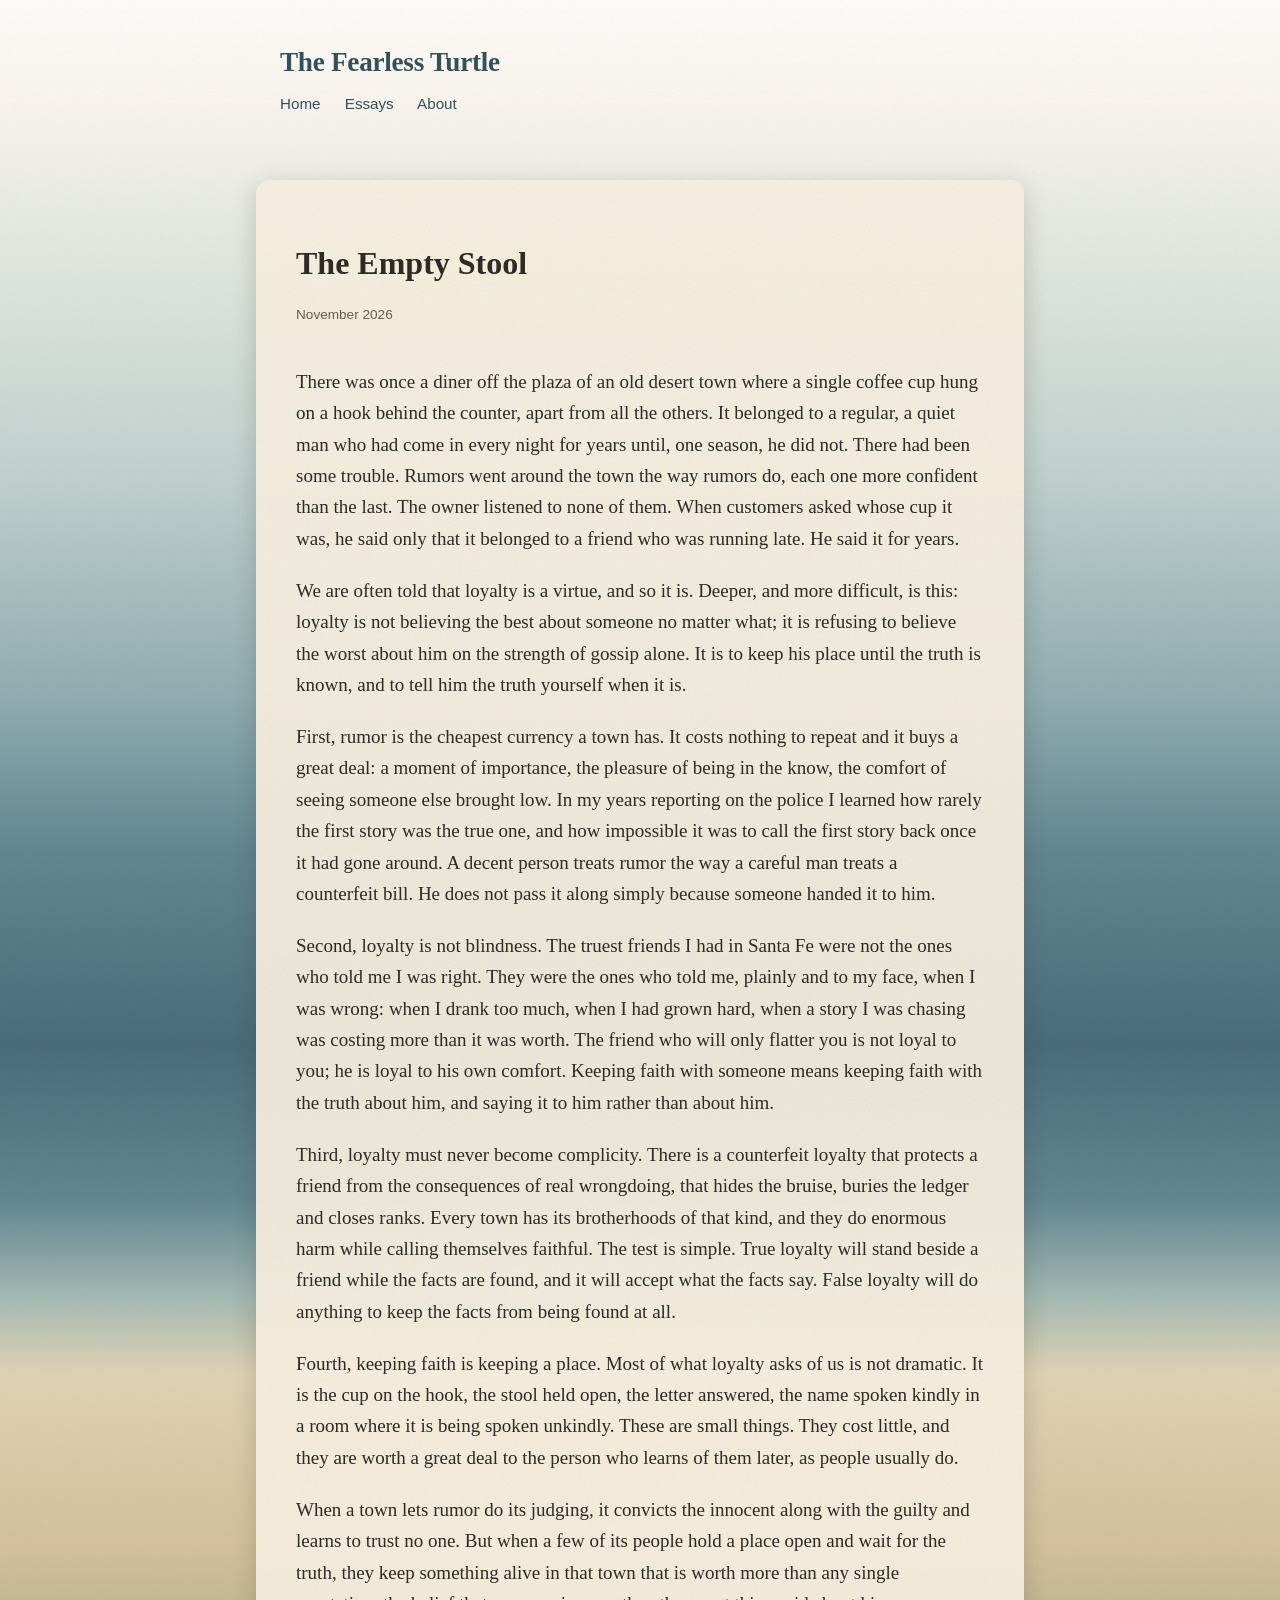
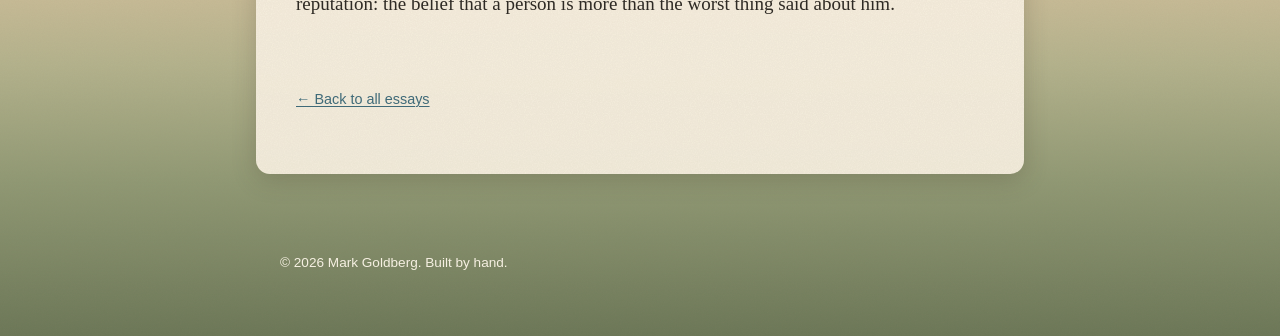
<file: essays/the-empty-stool.html>
<!DOCTYPE html>
<html lang="en">
<head>
  <meta charset="UTF-8">
  <meta name="viewport" content="width=device-width, initial-scale=1.0">
  <title>The Empty Stool &mdash; The Fearless Turtle</title>

  <link rel="stylesheet" href="../css/style.css">
</head>
<body>

  <header class="site-header">
    <div class="wrap">
      <p class="site-title"><a href="../index.html">The Fearless Turtle</a></p>
      <nav class="site-nav">
        <a href="../index.html">Home</a>
        <a href="index.html">Essays</a>
        <a href="../about.html">About</a>
      </nav>
    </div>
  </header>

  <main class="wrap">
    <article class="essay">
      <h1>The Empty Stool</h1>
      <p class="essay-meta">November 2026</p>

      <p>
        There was once a diner off the plaza of an old desert town where a single coffee cup hung on a hook behind the counter, apart from all the others. It belonged to a regular, a quiet man who had come in every night for years until, one season, he did not. There had been some trouble. Rumors went around the town the way rumors do, each one more confident than the last. The owner listened to none of them. When customers asked whose cup it was, he said only that it belonged to a friend who was running late. He said it for years.
      </p>

      <p>
        We are often told that loyalty is a virtue, and so it is. Deeper, and more difficult, is this: loyalty is not believing the best about someone no matter what; it is refusing to believe the worst about him on the strength of gossip alone. It is to keep his place until the truth is known, and to tell him the truth yourself when it is.
      </p>

      <p>
        First, rumor is the cheapest currency a town has. It costs nothing to repeat and it buys a great deal: a moment of importance, the pleasure of being in the know, the comfort of seeing someone else brought low. In my years reporting on the police I learned how rarely the first story was the true one, and how impossible it was to call the first story back once it had gone around. A decent person treats rumor the way a careful man treats a counterfeit bill. He does not pass it along simply because someone handed it to him.
      </p>

      <p>
        Second, loyalty is not blindness. The truest friends I had in Santa Fe were not the ones who told me I was right. They were the ones who told me, plainly and to my face, when I was wrong: when I drank too much, when I had grown hard, when a story I was chasing was costing more than it was worth. The friend who will only flatter you is not loyal to you; he is loyal to his own comfort. Keeping faith with someone means keeping faith with the truth about him, and saying it to him rather than about him.
      </p>

      <p>
        Third, loyalty must never become complicity. There is a counterfeit loyalty that protects a friend from the consequences of real wrongdoing, that hides the bruise, buries the ledger and closes ranks. Every town has its brotherhoods of that kind, and they do enormous harm while calling themselves faithful. The test is simple. True loyalty will stand beside a friend while the facts are found, and it will accept what the facts say. False loyalty will do anything to keep the facts from being found at all.
      </p>

      <p>
        Fourth, keeping faith is keeping a place. Most of what loyalty asks of us is not dramatic. It is the cup on the hook, the stool held open, the letter answered, the name spoken kindly in a room where it is being spoken unkindly. These are small things. They cost little, and they are worth a great deal to the person who learns of them later, as people usually do.
      </p>

      <p>
        When a town lets rumor do its judging, it convicts the innocent along with the guilty and learns to trust no one. But when a few of its people hold a place open and wait for the truth, they keep something alive in that town that is worth more than any single reputation: the belief that a person is more than the worst thing said about him.
      </p>

      <p><a class="back-link" href="index.html">&larr; Back to all essays</a></p>

    </article>
  </main>

  <footer class="site-footer">
    <div class="wrap">
      <p>&copy; 2026 Mark Goldberg. Built by hand.</p>
    </div>
  </footer>

</body>
</html>
</file>
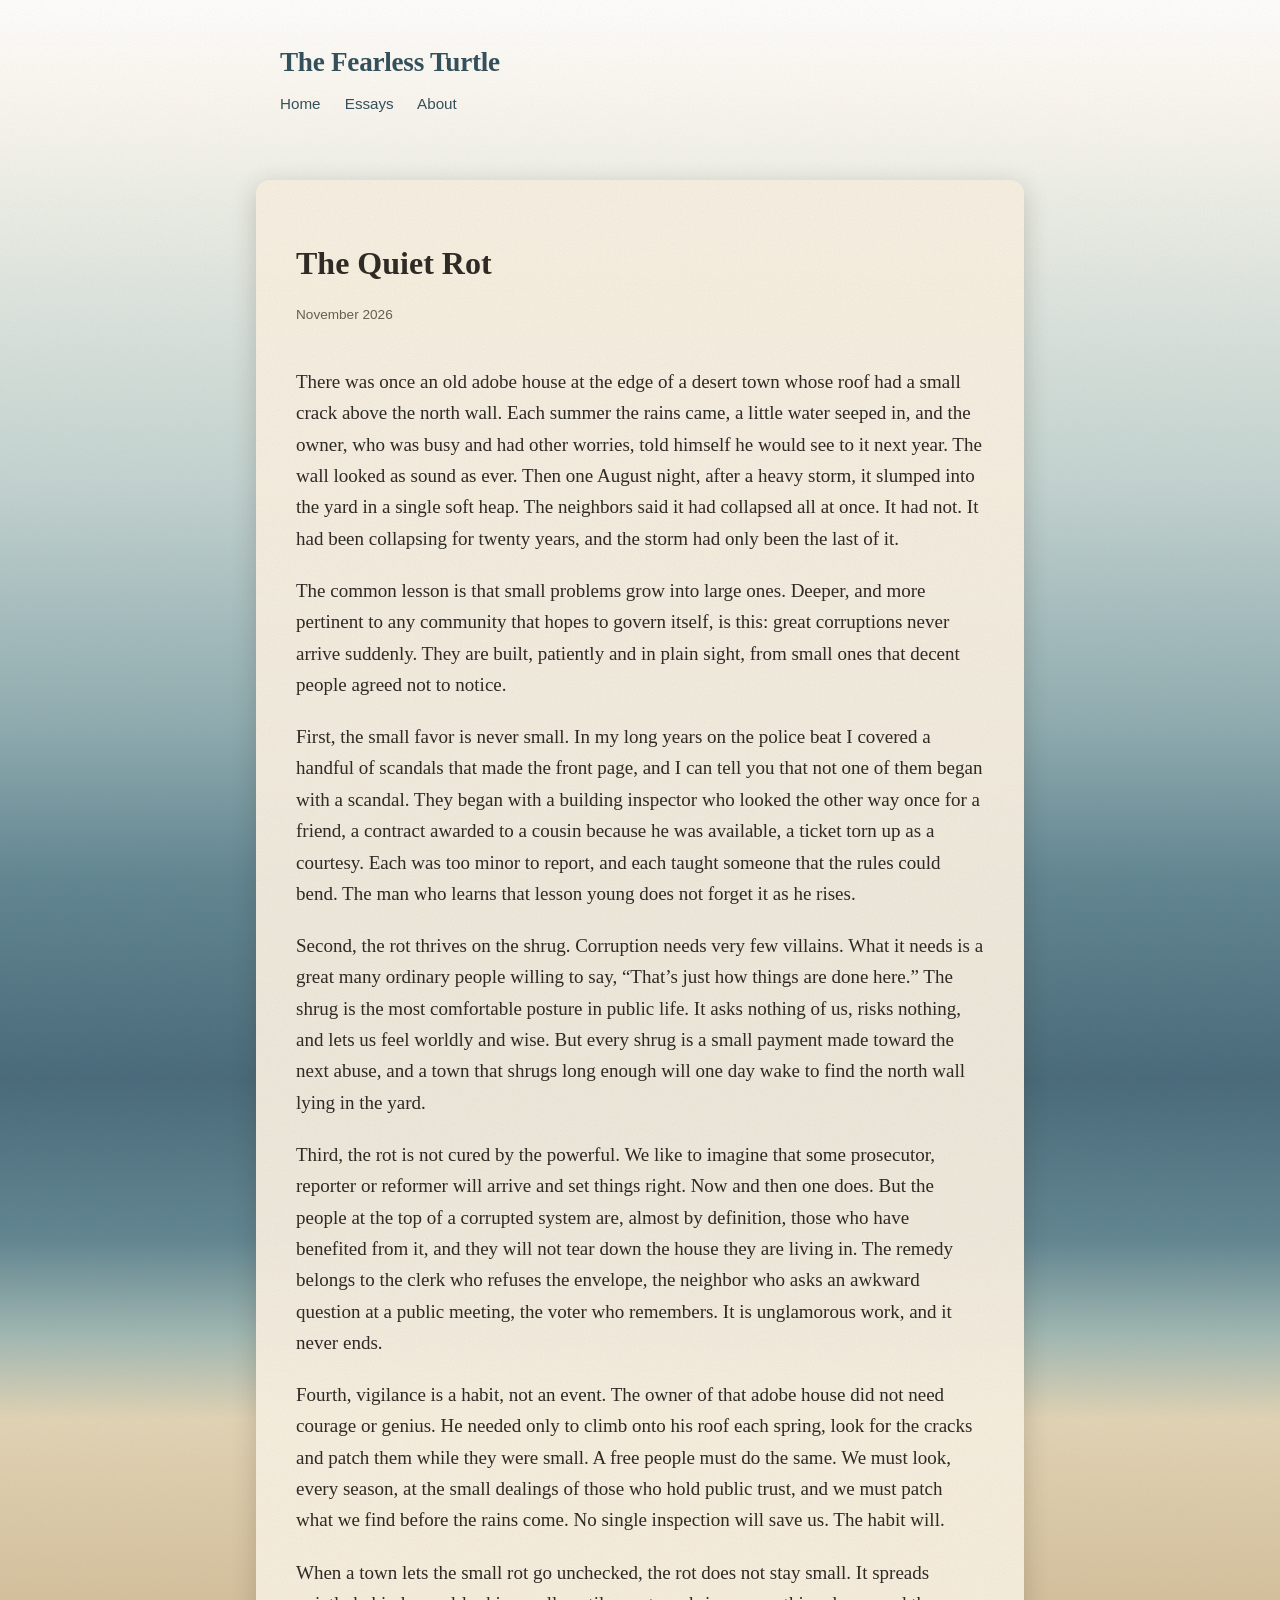
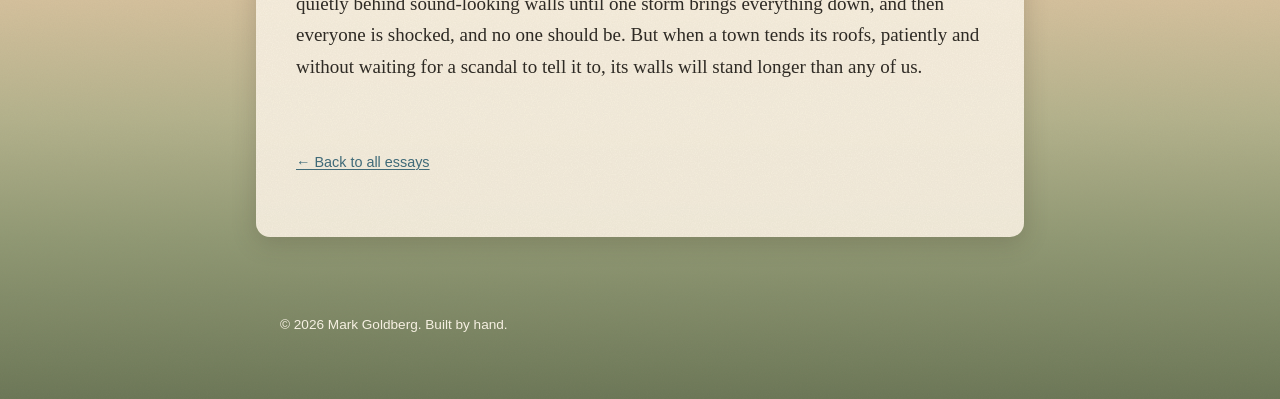
<file: essays/the-quiet-rot.html>
<!DOCTYPE html>
<html lang="en">
<head>
  <meta charset="UTF-8">
  <meta name="viewport" content="width=device-width, initial-scale=1.0">
  <title>The Quiet Rot &mdash; The Fearless Turtle</title>

  <link rel="stylesheet" href="../css/style.css">
</head>
<body>

  <header class="site-header">
    <div class="wrap">
      <p class="site-title"><a href="../index.html">The Fearless Turtle</a></p>
      <nav class="site-nav">
        <a href="../index.html">Home</a>
        <a href="index.html">Essays</a>
        <a href="../about.html">About</a>
      </nav>
    </div>
  </header>

  <main class="wrap">
    <article class="essay">
      <h1>The Quiet Rot</h1>
      <p class="essay-meta">November 2026</p>

      <p>
        There was once an old adobe house at the edge of a desert town whose roof had a small crack above the north wall. Each summer the rains came, a little water seeped in, and the owner, who was busy and had other worries, told himself he would see to it next year. The wall looked as sound as ever. Then one August night, after a heavy storm, it slumped into the yard in a single soft heap. The neighbors said it had collapsed all at once. It had not. It had been collapsing for twenty years, and the storm had only been the last of it.
      </p>

      <p>
        The common lesson is that small problems grow into large ones. Deeper, and more pertinent to any community that hopes to govern itself, is this: great corruptions never arrive suddenly. They are built, patiently and in plain sight, from small ones that decent people agreed not to notice.
      </p>

      <p>
        First, the small favor is never small. In my long years on the police beat I covered a handful of scandals that made the front page, and I can tell you that not one of them began with a scandal. They began with a building inspector who looked the other way once for a friend, a contract awarded to a cousin because he was available, a ticket torn up as a courtesy. Each was too minor to report, and each taught someone that the rules could bend. The man who learns that lesson young does not forget it as he rises.
      </p>

      <p>
        Second, the rot thrives on the shrug. Corruption needs very few villains. What it needs is a great many ordinary people willing to say, “That’s just how things are done here.” The shrug is the most comfortable posture in public life. It asks nothing of us, risks nothing, and lets us feel worldly and wise. But every shrug is a small payment made toward the next abuse, and a town that shrugs long enough will one day wake to find the north wall lying in the yard.
      </p>

      <p>
        Third, the rot is not cured by the powerful. We like to imagine that some prosecutor, reporter or reformer will arrive and set things right. Now and then one does. But the people at the top of a corrupted system are, almost by definition, those who have benefited from it, and they will not tear down the house they are living in. The remedy belongs to the clerk who refuses the envelope, the neighbor who asks an awkward question at a public meeting, the voter who remembers. It is unglamorous work, and it never ends.
      </p>

      <p>
        Fourth, vigilance is a habit, not an event. The owner of that adobe house did not need courage or genius. He needed only to climb onto his roof each spring, look for the cracks and patch them while they were small. A free people must do the same. We must look, every season, at the small dealings of those who hold public trust, and we must patch what we find before the rains come. No single inspection will save us. The habit will.
      </p>

      <p>
        When a town lets the small rot go unchecked, the rot does not stay small. It spreads quietly behind sound-looking walls until one storm brings everything down, and then everyone is shocked, and no one should be. But when a town tends its roofs, patiently and without waiting for a scandal to tell it to, its walls will stand longer than any of us.
      </p>

      <p><a class="back-link" href="index.html">&larr; Back to all essays</a></p>

    </article>
  </main>

  <footer class="site-footer">
    <div class="wrap">
      <p>&copy; 2026 Mark Goldberg. Built by hand.</p>
    </div>
  </footer>

</body>
</html>
</file>
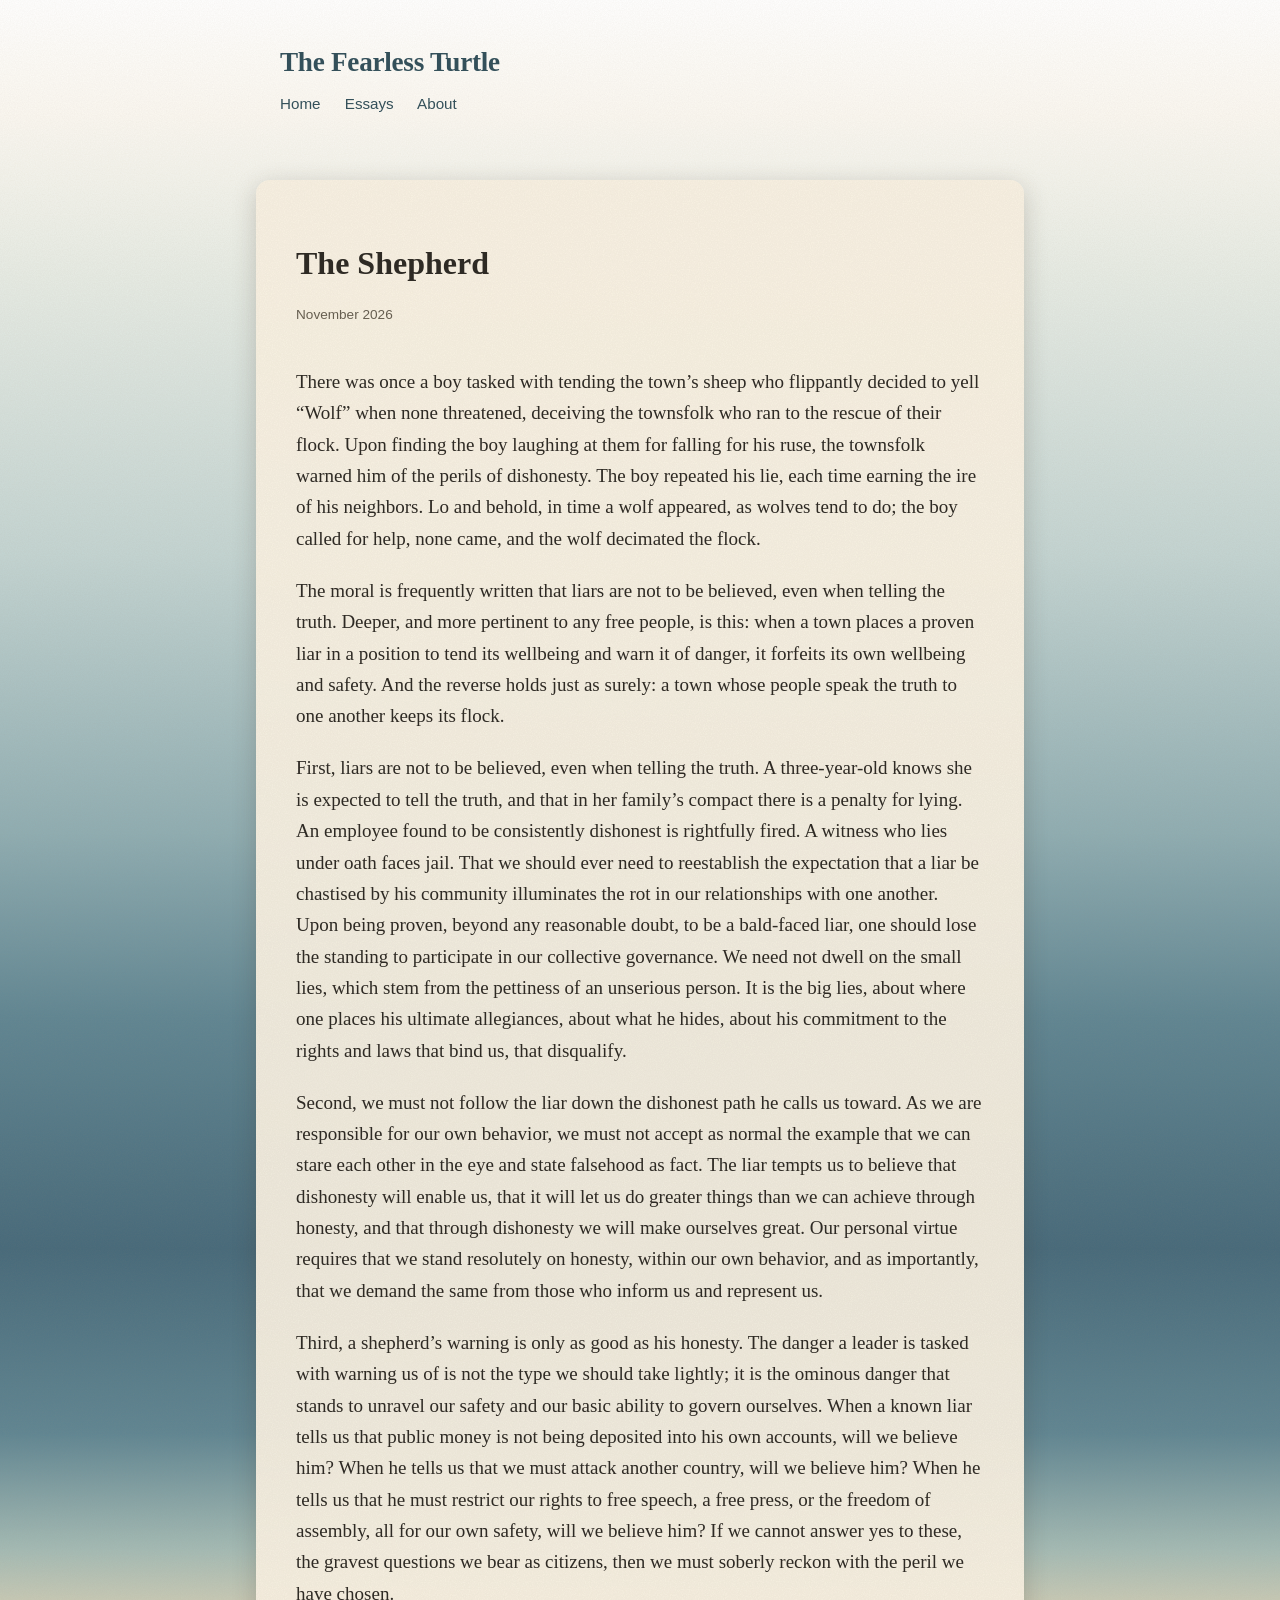
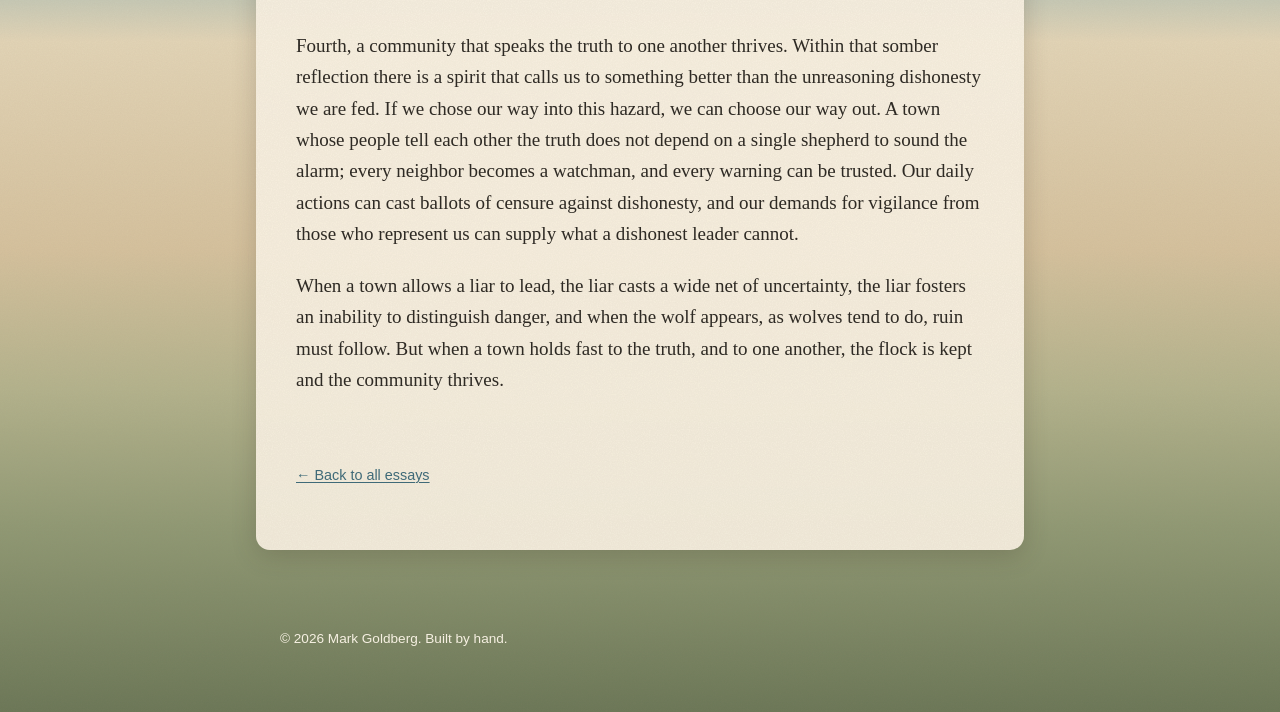
<file: essays/the-shepherd.html>
<!DOCTYPE html>
<html lang="en">
<head>
  <meta charset="UTF-8">
  <meta name="viewport" content="width=device-width, initial-scale=1.0">
  <title>The Shepherd &mdash; The Fearless Turtle</title>
  <link rel="stylesheet" href="../css/style.css">
</head>
<body>

  <header class="site-header">
    <div class="wrap">
      <p class="site-title"><a href="../index.html">The Fearless Turtle</a></p>
      <nav class="site-nav">
        <a href="../index.html">Home</a>
        <a href="index.html">Essays</a>
        <a href="../about.html">About</a>
      </nav>
    </div>
  </header>

  <main class="wrap">
    <article class="essay">

      <h1>The Shepherd</h1>
      <p class="essay-meta">November 2026</p>

      <p>
        There was once a boy tasked with tending the town’s sheep who flippantly decided to yell “Wolf” when none threatened, deceiving the townsfolk who ran to the rescue of their flock. Upon finding the boy laughing at them for falling for his ruse, the townsfolk warned him of the perils of dishonesty. The boy repeated his lie, each time earning the ire of his neighbors. Lo and behold, in time a wolf appeared, as wolves tend to do; the boy called for help, none came, and the wolf decimated the flock.
      </p>

      <p>
        The moral is frequently written that liars are not to be believed, even when telling the truth. Deeper, and more pertinent to any free people, is this: when a town places a proven liar in a position to tend its wellbeing and warn it of danger, it forfeits its own wellbeing and safety. And the reverse holds just as surely: a town whose people speak the truth to one another keeps its flock.
      </p>

      <p>
        First, liars are not to be believed, even when telling the truth. A three-year-old knows she is expected to tell the truth, and that in her family’s compact there is a penalty for lying. An employee found to be consistently dishonest is rightfully fired. A witness who lies under oath faces jail. That we should ever need to reestablish the expectation that a liar be chastised by his community illuminates the rot in our relationships with one another. Upon being proven, beyond any reasonable doubt, to be a bald-faced liar, one should lose the standing to participate in our collective governance. We need not dwell on the small lies, which stem from the pettiness of an unserious person. It is the big lies, about where one places his ultimate allegiances, about what he hides, about his commitment to the rights and laws that bind us, that disqualify.
      </p>

      <p>
        Second, we must not follow the liar down the dishonest path he calls us toward. As we are responsible for our own behavior, we must not accept as normal the example that we can stare each other in the eye and state falsehood as fact. The liar tempts us to believe that dishonesty will enable us, that it will let us do greater things than we can achieve through honesty, and that through dishonesty we will make ourselves great. Our personal virtue requires that we stand resolutely on honesty, within our own behavior, and as importantly, that we demand the same from those who inform us and represent us.
      </p>

      <p>
        Third, a shepherd’s warning is only as good as his honesty. The danger a leader is tasked with warning us of is not the type we should take lightly; it is the ominous danger that stands to unravel our safety and our basic ability to govern ourselves. When a known liar tells us that public money is not being deposited into his own accounts, will we believe him? When he tells us that we must attack another country, will we believe him? When he tells us that he must restrict our rights to free speech, a free press, or the freedom of assembly, all for our own safety, will we believe him? If we cannot answer yes to these, the gravest questions we bear as citizens, then we must soberly reckon with the peril we have chosen.
      </p>

      <p>
        Fourth, a community that speaks the truth to one another thrives. Within that somber reflection there is a spirit that calls us to something better than the unreasoning dishonesty we are fed. If we chose our way into this hazard, we can choose our way out. A town whose people tell each other the truth does not depend on a single shepherd to sound the alarm; every neighbor becomes a watchman, and every warning can be trusted. Our daily actions can cast ballots of censure against dishonesty, and our demands for vigilance from those who represent us can supply what a dishonest leader cannot.
      </p>

      <p>
        When a town allows a liar to lead, the liar casts a wide net of uncertainty, the liar fosters an inability to distinguish danger, and when the wolf appears, as wolves tend to do, ruin must follow. But when a town holds fast to the truth, and to one another, the flock is kept and the community thrives.
      </p>

      <p><a class="back-link" href="index.html">&larr; Back to all essays</a></p>

    </article>
  </main>

  <footer class="site-footer">
    <div class="wrap">
      <p>&copy; 2026 Mark Goldberg. Built by hand.</p>
    </div>
  </footer>

</body>
</html>
</file>
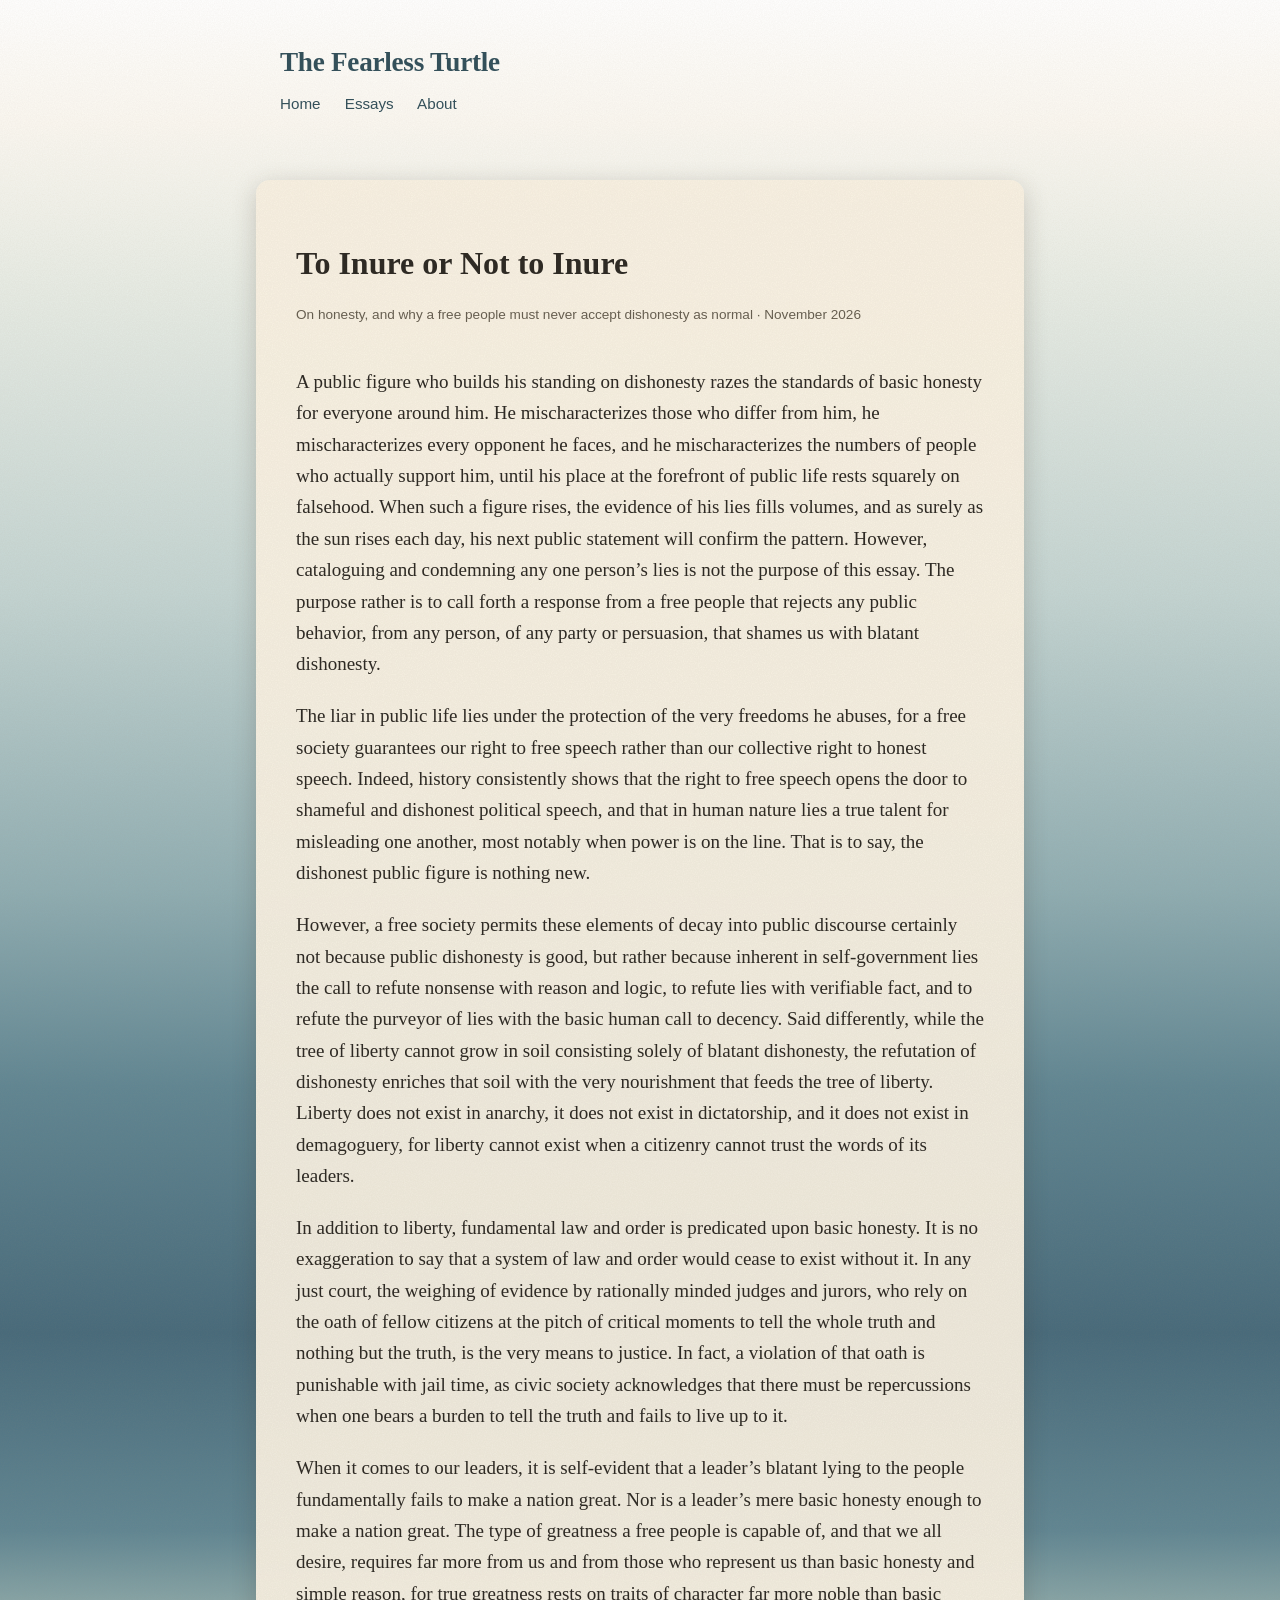
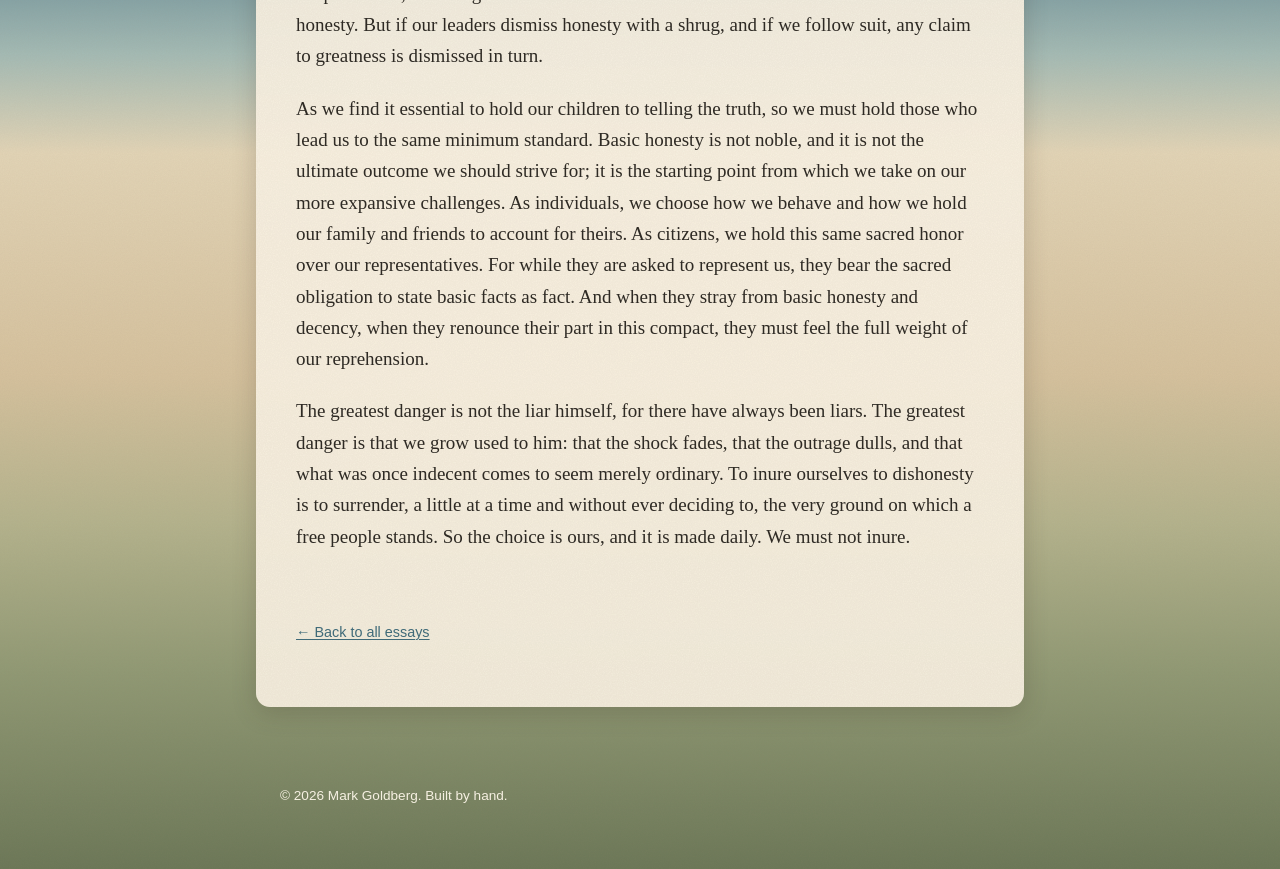
<file: essays/to-inure-or-not-to-inure.html>
<!DOCTYPE html>
<html lang="en">
<head>
  <meta charset="UTF-8">
  <meta name="viewport" content="width=device-width, initial-scale=1.0">
  <title>To Inure or Not to Inure &mdash; The Fearless Turtle</title>
  <link rel="stylesheet" href="../css/style.css">
</head>
<body>

  <header class="site-header">
    <div class="wrap">
      <p class="site-title"><a href="../index.html">The Fearless Turtle</a></p>
      <nav class="site-nav">
        <a href="../index.html">Home</a>
        <a href="index.html">Essays</a>
        <a href="../about.html">About</a>
      </nav>
    </div>
  </header>

  <main class="wrap">
    <article class="essay">

      <h1>To Inure or Not to Inure</h1>
      <p class="essay-meta">On honesty, and why a free people must never accept dishonesty as normal &middot; November 2026</p>

      <p>
        A public figure who builds his standing on dishonesty razes the standards of basic honesty for everyone around him. He mischaracterizes those who differ from him, he mischaracterizes every opponent he faces, and he mischaracterizes the numbers of people who actually support him, until his place at the forefront of public life rests squarely on falsehood. When such a figure rises, the evidence of his lies fills volumes, and as surely as the sun rises each day, his next public statement will confirm the pattern. However, cataloguing and condemning any one person’s lies is not the purpose of this essay. The purpose rather is to call forth a response from a free people that rejects any public behavior, from any person, of any party or persuasion, that shames us with blatant dishonesty.
      </p>

      <p>
        The liar in public life lies under the protection of the very freedoms he abuses, for a free society guarantees our right to free speech rather than our collective right to honest speech. Indeed, history consistently shows that the right to free speech opens the door to shameful and dishonest political speech, and that in human nature lies a true talent for misleading one another, most notably when power is on the line. That is to say, the dishonest public figure is nothing new.
      </p>

      <p>
        However, a free society permits these elements of decay into public discourse certainly not because public dishonesty is good, but rather because inherent in self-government lies the call to refute nonsense with reason and logic, to refute lies with verifiable fact, and to refute the purveyor of lies with the basic human call to decency. Said differently, while the tree of liberty cannot grow in soil consisting solely of blatant dishonesty, the refutation of dishonesty enriches that soil with the very nourishment that feeds the tree of liberty. Liberty does not exist in anarchy, it does not exist in dictatorship, and it does not exist in demagoguery, for liberty cannot exist when a citizenry cannot trust the words of its leaders.
      </p>

      <p>
        In addition to liberty, fundamental law and order is predicated upon basic honesty. It is no exaggeration to say that a system of law and order would cease to exist without it. In any just court, the weighing of evidence by rationally minded judges and jurors, who rely on the oath of fellow citizens at the pitch of critical moments to tell the whole truth and nothing but the truth, is the very means to justice. In fact, a violation of that oath is punishable with jail time, as civic society acknowledges that there must be repercussions when one bears a burden to tell the truth and fails to live up to it.
      </p>

      <p>
        When it comes to our leaders, it is self-evident that a leader’s blatant lying to the people fundamentally fails to make a nation great. Nor is a leader’s mere basic honesty enough to make a nation great. The type of greatness a free people is capable of, and that we all desire, requires far more from us and from those who represent us than basic honesty and simple reason, for true greatness rests on traits of character far more noble than basic honesty. But if our leaders dismiss honesty with a shrug, and if we follow suit, any claim to greatness is dismissed in turn.
      </p>

      <p>
        As we find it essential to hold our children to telling the truth, so we must hold those who lead us to the same minimum standard. Basic honesty is not noble, and it is not the ultimate outcome we should strive for; it is the starting point from which we take on our more expansive challenges. As individuals, we choose how we behave and how we hold our family and friends to account for theirs. As citizens, we hold this same sacred honor over our representatives. For while they are asked to represent us, they bear the sacred obligation to state basic facts as fact. And when they stray from basic honesty and decency, when they renounce their part in this compact, they must feel the full weight of our reprehension.
      </p>

      <p>
        The greatest danger is not the liar himself, for there have always been liars. The greatest danger is that we grow used to him: that the shock fades, that the outrage dulls, and that what was once indecent comes to seem merely ordinary. To inure ourselves to dishonesty is to surrender, a little at a time and without ever deciding to, the very ground on which a free people stands. So the choice is ours, and it is made daily. We must not inure.
      </p>

      <p><a class="back-link" href="index.html">&larr; Back to all essays</a></p>

    </article>
  </main>

  <footer class="site-footer">
    <div class="wrap">
      <p>&copy; 2026 Mark Goldberg. Built by hand.</p>
    </div>
  </footer>

</body>
</html>
</file>
<file: css/style.css>
/* ============================================
   Site-wide styles
   Edit the values in :root to change colors/fonts
   across the entire site in one place.
   ============================================ */

:root {
  /* ---- Colour theme: change these to restyle the whole site ---- */
  /* The page background is a seashore scene, top to bottom:
     white clouds, sky blue, deep ocean blue, sand, seagrass green. */
  --scene: linear-gradient(180deg,
    #ffffff 0%,
    #fbf8f1 5%,
    #e6ebe4 12%,
    #c3d4d2 24%,
    #8fadb2 36%,
    #5f8592 44%,
    #46697a 54%,
    #5f8592 62%,
    #a3bab4 67%,
    #e2d4b6 71%,
    #d5c19d 80%,
    #b3b28c 86%,
    #8f9873 92%,
    #6a7656 100%);
  /* faint paper grain laid over the scene for a weathered, vintage feel */
  --grain: url("data:image/svg+xml,%3Csvg xmlns='http://www.w3.org/2000/svg' width='220' height='220'%3E%3Cfilter id='n'%3E%3CfeTurbulence type='fractalNoise' baseFrequency='0.85' numOctaves='3' stitchTiles='stitch'/%3E%3CfeColorMatrix values='0 0 0 0 0.35  0 0 0 0 0.27  0 0 0 0 0.18  0 0 0 0.09 0'/%3E%3C/filter%3E%3Crect width='100%25' height='100%25' filter='url(%23n)'/%3E%3C/svg%3E");
  --panel-bg: rgba(248, 241, 226, 0.94);   /* the reading panel: aged paper */
  --header-text: #34505a;
  --header-muted: #5a6f72;
  --footer-text: #f6f0e2;
  --color-text: #2e2a24;
  --color-muted: #665e50;
  --color-accent: #3f6a78;     /* links: weathered sea blue */
  --color-hover: #a5553a;      /* link hover, quote bar: faded rust */
  --color-border: #c4ab80;

  --font-body: Georgia, 'Times New Roman', serif;
  --font-ui: -apple-system, BlinkMacSystemFont, 'Segoe UI', Helvetica, Arial, sans-serif;
  --max-width: 48rem;
}

* {
  box-sizing: border-box;
}

html {
  -webkit-text-size-adjust: 100%;
  min-height: 100%;
}

body {
  margin: 0;
  min-height: 100vh;
  background: var(--grain), var(--scene);
  color: var(--color-text);
  display: flex;
  flex-direction: column;
  font-family: var(--font-body);
  font-size: 19px;
  line-height: 1.65;
}

a {
  color: var(--color-accent);
  text-decoration-thickness: 1px;
  text-underline-offset: 2px;
}

a:hover {
  color: var(--color-hover);
  text-decoration-thickness: 2px;
}

main.wrap {
  flex: 1;
  width: calc(100% - 2rem);
  background: var(--panel-bg);
  border-radius: 14px;
  padding: 2.25rem 2.5rem 2.5rem;
  background-image: var(--grain);
  box-shadow: 0 6px 24px rgba(60, 50, 35, 0.22);
}

@media (max-width: 600px) {
  main.wrap { padding: 1.5rem 1.25rem 2rem; }
}

.wrap {
  max-width: var(--max-width);
  margin: 0 auto;
  padding: 0 1.5rem;
}

/* ---- Header / nav ---- */

header.site-header {
  padding: 2.5rem 0 1.5rem;
  margin-bottom: 2.5rem;
}

header.site-header .site-title {
  font-size: 1.7rem;
  font-weight: 700;
  letter-spacing: -0.01em;
  margin: 0 0 0.4rem;
}

header.site-header .site-title a {
  color: var(--header-text);
  text-decoration: none;
}

header.site-header .tagline {
  font-family: var(--font-ui);
  font-size: 0.95rem;
  color: var(--header-muted);
  margin: 0 0 1rem;
}

nav.site-nav {
  font-family: var(--font-ui);
  font-size: 0.95rem;
}

nav.site-nav a {
  margin-right: 1.25rem;
  color: var(--header-text);
  text-decoration: none;
  border-bottom: 1px solid transparent;
}

nav.site-nav a:hover {
  color: var(--header-text);
  border-bottom-color: var(--header-text);
}

/* ---- Footer ---- */

footer.site-footer {
  margin-top: 2rem;
  padding: 2rem 0 3rem;
  font-family: var(--font-ui);
  font-size: 0.85rem;
  color: var(--footer-text);
}

/* ---- Landing page intro ---- */

.intro {
  margin-bottom: 3rem;
}

.intro h1 {
  font-size: 1.5rem;
  margin-bottom: 0.75rem;
}

/* ---- Essay / article list ---- */

.essay-list {
  list-style: none;
  margin: 0;
  padding: 0;
}

.essay-list li {
  padding: 1.1rem 0;
  border-bottom: 1px solid var(--color-border);
}

.essay-list li:first-child {
  border-top: 1px solid var(--color-border);
}

.essay-list .essay-title {
  font-size: 1.15rem;
  font-weight: 700;
}

.essay-list .essay-title a {
  text-decoration: none;
  color: var(--color-text);
}

.essay-list .essay-title a:hover {
  color: var(--color-hover);
}

.essay-list .essay-meta {
  font-family: var(--font-ui);
  font-size: 0.82rem;
  color: var(--color-muted);
  margin-top: 0.2rem;
}

.essay-list .essay-excerpt {
  margin-top: 0.4rem;
  color: var(--color-muted);
  font-size: 0.97rem;
}

/* ---- Single essay page ---- */

article.essay h1 {
  font-size: 2rem;
  line-height: 1.25;
  margin-bottom: 0.3rem;
}

article.essay .essay-meta {
  font-family: var(--font-ui);
  font-size: 0.85rem;
  color: var(--color-muted);
  margin-bottom: 2.5rem;
}

article.essay p {
  margin: 1.3rem 0;
}

article.essay blockquote {
  margin: 1.5rem 0;
  padding-left: 1.2rem;
  border-left: 3px solid var(--color-hover);
  color: var(--color-muted);
  font-style: italic;
}

.back-link {
  display: inline-block;
  margin-top: 3rem;
  font-family: var(--font-ui);
  font-size: 0.9rem;
}

figure.portrait {
  margin: 2rem 0;
  max-width: 320px;
}

figure.portrait img {
  display: block;
  width: 100%;
  height: auto;
  border-radius: 4px;
  box-shadow: 0 4px 14px rgba(42, 40, 34, 0.25);
}

/* ---- Photo album (homepage) ---- */

.album {
  margin-top: 3.5rem;
}

.photo-grid {
  display: grid;
  grid-template-columns: repeat(2, minmax(0, 1fr));
  gap: 2.25rem 1.75rem;
  margin-top: 1.5rem;
}

.photo-grid figure {
  margin: 0;
}

.photo-grid img {
  display: block;
  width: 100%;
  height: auto;
  border-radius: 3px;
  box-shadow: 0 4px 14px rgba(42, 40, 34, 0.28);
}

.photo-grid figcaption {
  margin-top: 0.7rem;
}

.photo-grid .photo-place {
  display: block;
  font-family: var(--font-ui);
  font-size: 0.8rem;
  letter-spacing: 0.02em;
  color: var(--color-muted);
}

.photo-grid .photo-quote {
  display: block;
  margin-top: 0.25rem;
  font-style: italic;
  font-size: 0.95rem;
  line-height: 1.5;
}

@media (max-width: 600px) {
  .photo-grid { grid-template-columns: 1fr; }
}
</file>
